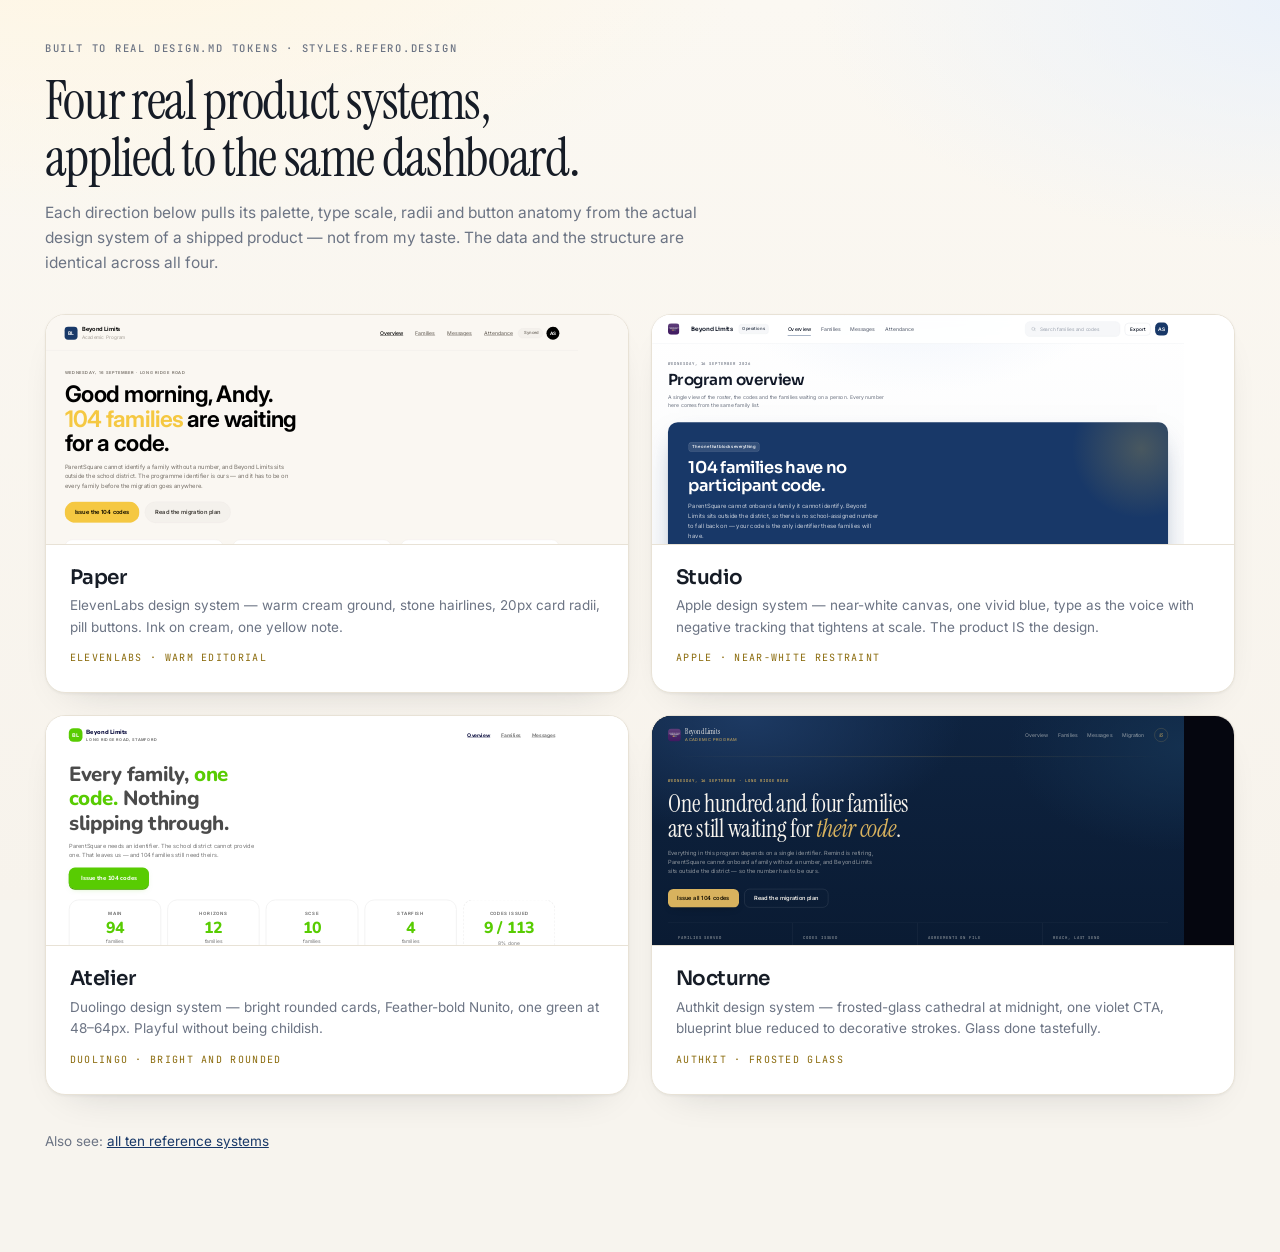
<file: index.html>
<!DOCTYPE html><html lang="en"><head><meta charset="utf-8"><meta name="viewport" content="width=device-width,initial-scale=1">
<title>Beyond Limits — four design systems</title><link rel="stylesheet" href="dl.css">
<style>
:root{--bg:#F7F4EE;--card:#fff;--soft:#F6F3EC;--line:#E8E2D6;--line-2:#D8D1C2;--tint:#F6F3EC;
 --ink:#161C26;--ink-2:#3E4757;--ink-3:#6C7484;--ink-4:#9AA1AE;--brand:#183868;--accent:#E8B84B;--accent-strong:#D9A32C;--accent-soft:#FDF4E1;--accent-line:#F0E0BC;--accent-ink:#2A2205;--accent-ink2:#8A6A0B}
.wrap{width:min(1300px,93vw);margin:0 auto;padding:40px 0 100px}
h1{font-family:'Instrument Serif',serif;font-weight:400;font-size:clamp(34px,4.4vw,54px);line-height:1.06;margin:16px 0 14px}
.grid{display:grid;grid-template-columns:1fr 1fr;gap:22px;margin-top:38px}
@media(max-width:940px){.grid{grid-template-columns:1fr}}
.tile{display:block;border-radius:20px;overflow:hidden;background:#fff;border:1px solid var(--line);
 box-shadow:0 1px 3px rgba(22,28,38,.06),0 16px 40px -26px rgba(22,28,38,.24);transition:.25s cubic-bezier(.2,.8,.25,1)}
.tile:hover{transform:translateY(-4px);box-shadow:0 2px 6px rgba(22,28,38,.08),0 28px 60px -28px rgba(22,28,38,.36)}
.shot{position:relative;height:230px;overflow:hidden;border-bottom:1px solid var(--line)}
.shot iframe{position:absolute;top:0;left:0;width:1400px;height:1000px;border:0;transform:scale(.38);transform-origin:0 0;pointer-events:none}
.tile .meta{padding:22px 24px 24px}
.tag{display:inline-block;margin-top:12px;font-family:'JetBrains Mono',monospace;font-size:10px;letter-spacing:.13em;text-transform:uppercase;color:var(--accent-ink2)}
</style></head><body>
<div class="ground g-paper"></div>
<div class="wrap">
  <div class="eyebrow">Built to real DESIGN.md tokens · styles.refero.design</div>
  <h1>Four real product systems,<br>applied to the same dashboard.</h1>
  <p style="font-size:15.5px;color:var(--ink-3);max-width:66ch;margin:0">Each direction below pulls its palette, type scale, radii and button anatomy from the actual design system of a shipped product — not from my taste. The data and the structure are identical across all four.</p>
  <div class="grid">
    <a class="tile" href="v1-paper.html">
      <div class="shot" style="background:#faf7f2"><iframe src="v1-paper.html" loading="lazy" scrolling="no"></iframe></div>
      <div class="meta"><h3 style="font-size:20px">Paper</h3>
        <p class="tsm muted" style="margin-top:6px">ElevenLabs design system — warm cream ground, stone hairlines, 20px card radii, pill buttons. Ink on cream, one yellow note.</p>
        <span class="tag">ElevenLabs · warm editorial</span></div></a>
    <a class="tile" href="v2-studio.html">
      <div class="shot" style="background:#fff"><iframe src="v2-studio.html" loading="lazy" scrolling="no"></iframe></div>
      <div class="meta"><h3 style="font-size:20px">Studio</h3>
        <p class="tsm muted" style="margin-top:6px">Apple design system — near-white canvas, one vivid blue, type as the voice with negative tracking that tightens at scale. The product IS the design.</p>
        <span class="tag">Apple · near-white restraint</span></div></a>
    <a class="tile" href="v3-atelier.html">
      <div class="shot" style="background:#fff"><iframe src="v3-atelier.html" loading="lazy" scrolling="no"></iframe></div>
      <div class="meta"><h3 style="font-size:20px">Atelier</h3>
        <p class="tsm muted" style="margin-top:6px">Duolingo design system — bright rounded cards, Feather-bold Nunito, one green at 48–64px. Playful without being childish.</p>
        <span class="tag">Duolingo · bright and rounded</span></div></a>
    <a class="tile" href="v4-nocturne.html">
      <div class="shot" style="background:#05060f"><iframe src="v4-nocturne.html" loading="lazy" scrolling="no"></iframe></div>
      <div class="meta"><h3 style="font-size:20px">Nocturne</h3>
        <p class="tsm muted" style="margin-top:6px">Authkit design system — frosted-glass cathedral at midnight, one violet CTA, blueprint blue reduced to decorative strokes. Glass done tastefully.</p>
        <span class="tag">Authkit · frosted glass</span></div></a>
  </div>
  <div class="row" style="margin-top:36px">
    <span class="tsm muted">Also see: <a href="systems.html" style="color:var(--brand);text-decoration:underline">all ten reference systems</a></span>
  </div>
</div>
</body></html>
</file>
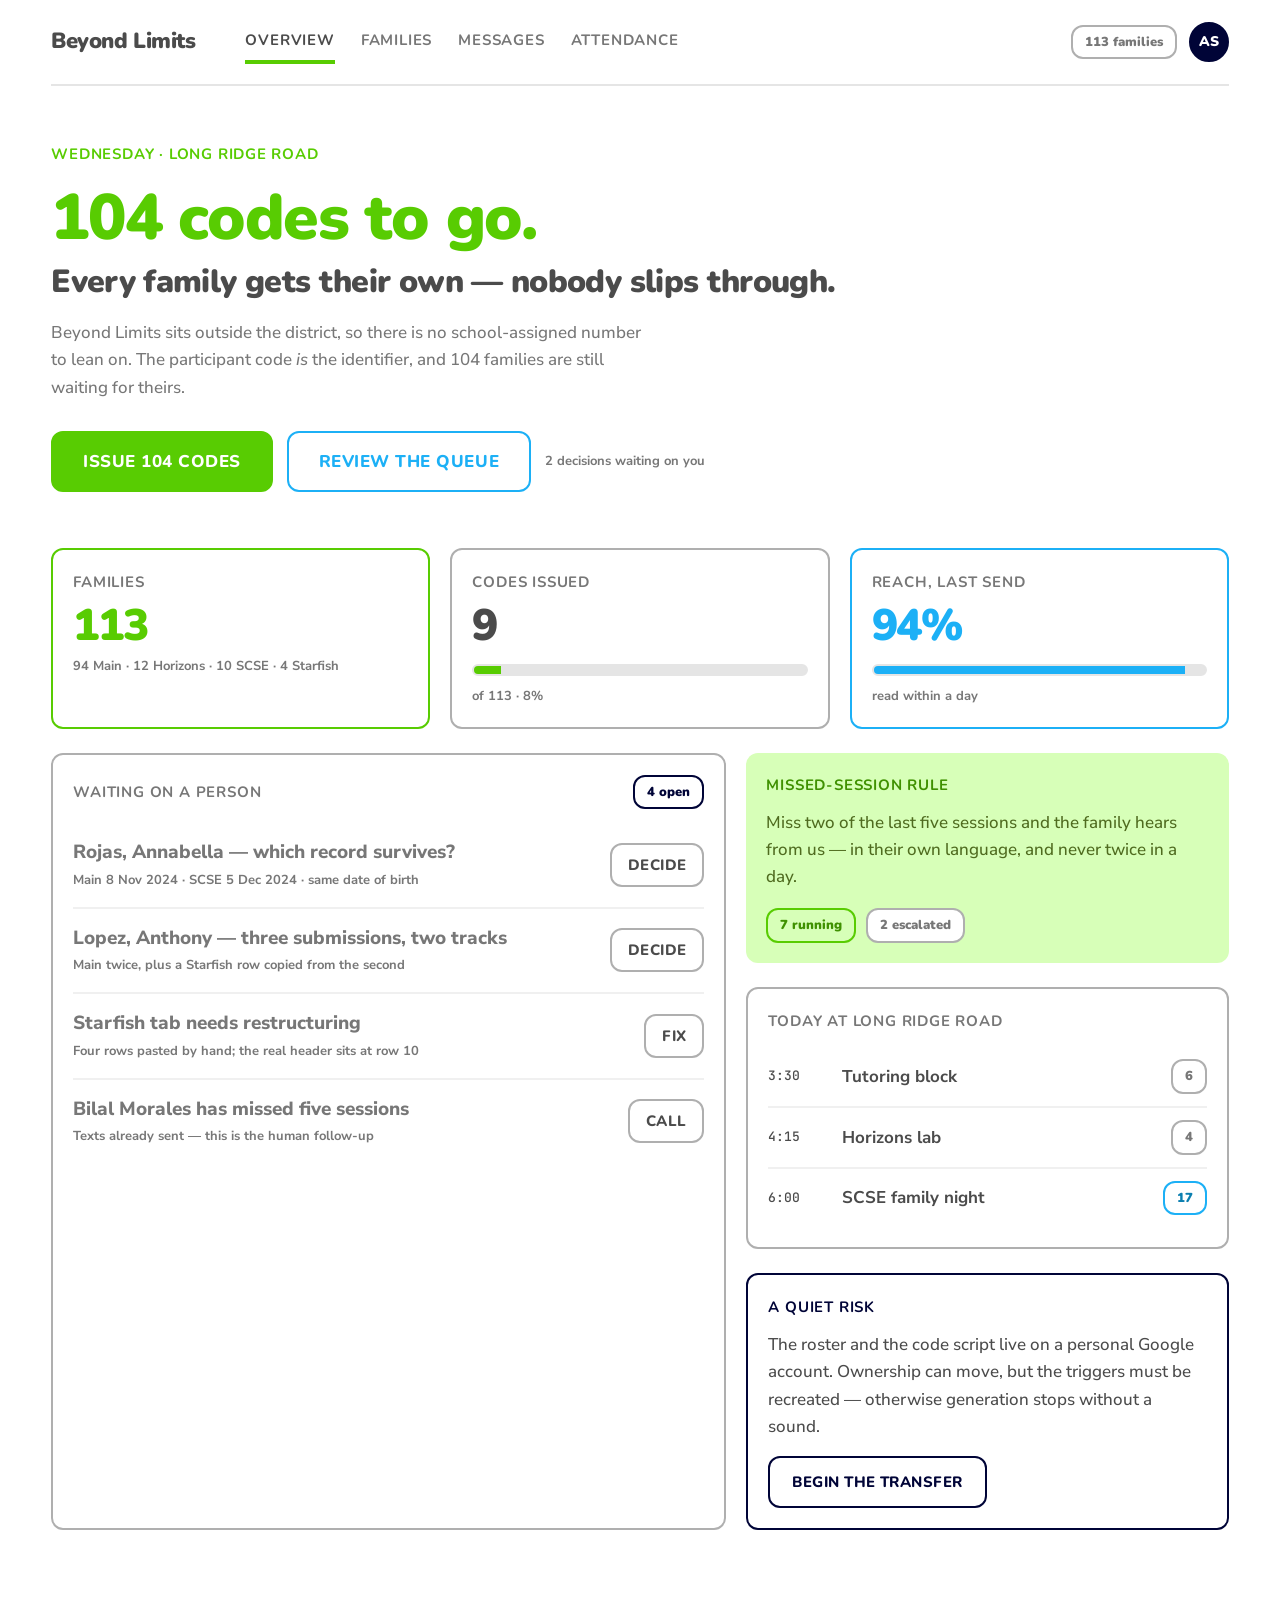
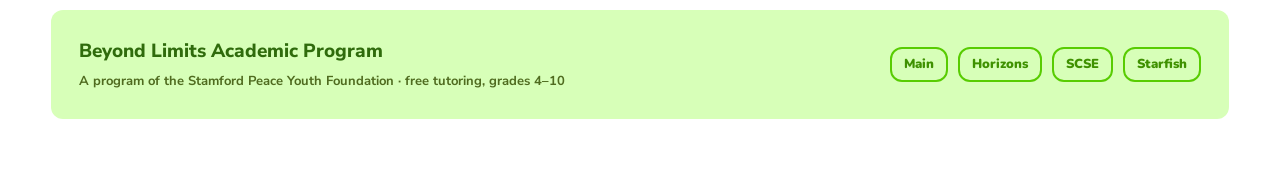
<file: dir-daylight.html>
<!DOCTYPE html><html lang="en"><head>
<meta charset="utf-8"><meta name="viewport" content="width=device-width,initial-scale=1">
<title>Beyond Limits — Daylight (built to the Duolingo system)</title>
<link rel="preconnect" href="https://fonts.googleapis.com"><link rel="preconnect" href="https://fonts.gstatic.com" crossorigin>
<link href="https://fonts.googleapis.com/css2?family=Nunito:wght@500;700;800;900&family=Nunito+Sans:wght@400;500;600;700;900&family=JetBrains+Mono:wght@500&display=swap" rel="stylesheet">
<style>
/* ===== Duolingo design system, applied verbatim =====
   canvas #ffffff · body #777777 17/500 · headings #4b4b4b or Eager Green #58cc02
   interactive links/outlined CTAs Spark Blue #1cb0f6 · wash Storybook Green #d7ffb8
   12px radius on EVERYTHING · 2px solid borders · NO gradients, NO shadows, NO glass
   base unit 4px · max width 1200px · section gap 80-120px · card padding 16-24px      */
:root{
  --green:#58cc02; --green-wash:#d7ffb8; --blue:#1cb0f6; --leaf:#a5ed6e; --night:#000437;
  --charcoal:#4b4b4b; --pencil:#777777; --faded:#afafaf; --paper:#ffffff;
  --r:12px; --u:4px;
}
*{box-sizing:border-box}
body{margin:0;background:var(--paper);color:var(--pencil);font-family:'Nunito Sans',system-ui,sans-serif;
  font-size:17px;font-weight:500;line-height:1.6;-webkit-font-smoothing:antialiased}
h1,h2,h3{font-family:'Nunito',system-ui,sans-serif;font-weight:900;letter-spacing:-.02em;line-height:1.2;margin:0;color:var(--charcoal)}
.display{font-size:clamp(40px,5.2vw,64px);line-height:1.2}
.h2{font-size:32px}.h3{font-size:19px;font-weight:800;line-height:1.4}
.navlabel{font-family:'Nunito',sans-serif;font-weight:700;font-size:15px;letter-spacing:.053em;text-transform:uppercase;color:var(--pencil)}
.caption{font-size:13px;font-weight:700}
.mono{font-family:'JetBrains Mono',monospace;font-size:13px;font-weight:500}
a{color:var(--blue);text-decoration:none;font-weight:700}
.wrap{width:min(1200px,92vw);margin:0 auto}
/* sticker surfaces: flat fills, thick borders, no shadow */
.card{background:var(--paper);border:2px solid var(--faded);border-radius:var(--r);padding:20px}
.card.green{border-color:var(--green)}
.card.blue{border-color:var(--blue)}
.card.night{border-color:var(--night)}
.wash{background:var(--green-wash);border-radius:var(--r);padding:20px}
/* buttons: 12px radius always, 2px border; outlined are first-class */
.btn{display:inline-flex;align-items:center;justify-content:center;gap:8px;font-family:'Nunito',sans-serif;font-weight:800;
  font-size:15px;letter-spacing:.03em;text-transform:uppercase;padding:14px 22px;border-radius:var(--r);
  border:2px solid var(--faded);background:var(--paper);color:var(--charcoal);cursor:pointer;transition:transform .12s,filter .18s}
.btn:hover{filter:brightness(.97)}.btn:active{transform:translateY(2px)}
.btn-primary{background:var(--green);border-color:var(--green);color:#fff}
.btn-blue{background:var(--paper);border-color:var(--blue);color:var(--blue)}
.btn-lg{font-size:17px;padding:17px 30px}
/* chunky sticker tags */
.tag{display:inline-flex;align-items:center;gap:6px;border-radius:var(--r);border:2px solid var(--faded);padding:5px 12px;
  font-size:13px;font-weight:900;font-family:'Nunito';color:var(--pencil);background:var(--paper)}
.tag-green{border-color:var(--green);color:#3f9101;background:var(--green-wash)}
.tag-blue{border-color:var(--blue);color:#0b7fb0}
.tag-night{border-color:var(--night);color:var(--night)}
/* chunky progress */
.bar{height:16px;border-radius:var(--r);background:#e5e5e5;border:2px solid #e5e5e5;overflow:hidden}
.bar > i{display:block;height:100%;background:var(--green);width:0;transition:width 1.2s cubic-bezier(.2,.85,.25,1)}
.bar.blue > i{background:var(--blue)}
.bar.thin{height:12px}
/* nav */
.nav{display:flex;align-items:center;gap:28px;padding:20px 0;border-bottom:2px solid #e5e5e5}
.navlink{padding:8px 0;border-bottom:4px solid transparent;border-radius:0}
.navlink:hover{border-color:var(--green-wash)}
.navlink.on{border-color:var(--green);color:var(--charcoal)}
.grid{display:grid;gap:20px}
.g2{grid-template-columns:1.4fr 1fr}
.g3{grid-template-columns:repeat(3,1fr)}
@media(max-width:1000px){.g2,.g3{grid-template-columns:1fr}}
.row{display:flex;align-items:center;gap:12px}.spacer{margin-left:auto}
.li{display:grid;grid-template-columns:1fr auto;gap:16px;align-items:center;padding:16px 0;border-bottom:2px solid #f0f0f0}
.li:last-child{border-bottom:0}
.numbig{font-family:'Nunito';font-weight:900;font-size:44px;line-height:1;color:var(--green);letter-spacing:-.03em}
.footer{background:var(--green-wash);border-radius:var(--r);padding:28px;margin-top:80px}
</style></head><body>
<div class="wrap">
  <nav class="nav">
    <span style="font-family:'Nunito';font-weight:900;font-size:22px;color:var(--charcoal);letter-spacing:-.02em">Beyond Limits</span>
    <div class="row" style="gap:26px;margin-left:22px">
      <a class="navlabel navlink on" href="#">Overview</a><a class="navlabel navlink" href="#">Families</a>
      <a class="navlabel navlink" href="#">Messages</a><a class="navlabel navlink" href="#">Attendance</a>
    </div>
    <div class="spacer row" style="gap:12px">
      <span class="tag">113 families</span>
      <div style="width:40px;height:40px;border-radius:9999px;background:var(--night);color:#fff;border:2px solid var(--night);display:grid;place-items:center;font-family:'Nunito';font-weight:900;font-size:14px">AS</div>
    </div>
  </nav>

  <header style="padding:56px 0 0;max-width:840px">
    <div class="navlabel" style="color:var(--green)">Wednesday · Long Ridge Road</div>
    <h1 class="display" style="margin:14px 0 0;color:var(--green)">104 codes to go.</h1>
    <h2 class="h2" style="margin:6px 0 0">Every family gets their own — nobody slips through.</h2>
    <p style="margin:18px 0 0;max-width:60ch">Beyond Limits sits outside the district, so there is no school-assigned number to lean on. The participant code <em>is</em> the identifier, and 104 families are still waiting for theirs.</p>
    <div class="row" style="gap:14px;margin-top:30px;flex-wrap:wrap">
      <button class="btn btn-primary btn-lg" id="go">Issue 104 codes</button>
      <button class="btn btn-blue btn-lg">Review the queue</button>
      <span class="caption" style="color:var(--pencil)">2 decisions waiting on you</span>
    </div>
  </header>

  <div class="grid g3" style="margin-top:56px">
    <div class="card green">
      <div class="navlabel">Families</div>
      <div class="numbig" style="margin-top:10px">113</div>
      <p class="caption" style="margin:8px 0 0">94 Main · 12 Horizons · 10 SCSE · 4 Starfish</p>
    </div>
    <div class="card">
      <div class="navlabel">Codes issued</div>
      <div class="numbig" style="color:var(--charcoal);margin-top:10px">9</div>
      <div class="bar thin" style="margin-top:16px"><i id="cov" data-w="8%"></i></div>
      <p class="caption" style="margin:10px 0 0">of 113 · 8%</p>
    </div>
    <div class="card blue">
      <div class="navlabel">Reach, last send</div>
      <div class="numbig" style="color:var(--blue);margin-top:10px">94%</div>
      <div class="bar thin blue" style="margin-top:16px"><i data-w="94%"></i></div>
      <p class="caption" style="margin:10px 0 0">read within a day</p>
    </div>
  </div>

  <div class="grid g2" style="margin-top:24px">
    <section class="card">
      <div class="row"><div class="navlabel">Waiting on a person</div><span class="tag tag-night spacer">4 open</span></div>
      <div style="margin-top:14px">
        <div class="li"><div><div class="h3">Rojas, Annabella — which record survives?</div><p class="caption" style="margin:4px 0 0">Main 8 Nov 2024 · SCSE 5 Dec 2024 · same date of birth</p></div><button class="btn" style="padding:10px 16px">Decide</button></div>
        <div class="li"><div><div class="h3">Lopez, Anthony — three submissions, two tracks</div><p class="caption" style="margin:4px 0 0">Main twice, plus a Starfish row copied from the second</p></div><button class="btn" style="padding:10px 16px">Decide</button></div>
        <div class="li"><div><div class="h3">Starfish tab needs restructuring</div><p class="caption" style="margin:4px 0 0">Four rows pasted by hand; the real header sits at row 10</p></div><button class="btn" style="padding:10px 16px">Fix</button></div>
        <div class="li"><div><div class="h3">Bilal Morales has missed five sessions</div><p class="caption" style="margin:4px 0 0">Texts already sent — this is the human follow-up</p></div><button class="btn" style="padding:10px 16px">Call</button></div>
      </div>
    </section>

    <div class="grid" style="gap:24px">
      <section class="wash">
        <div class="navlabel" style="color:#3f9101">Missed-session rule</div>
        <p style="margin:12px 0 0;color:#4f6b1f">Miss two of the last five sessions and the family hears from us — in their own language, and never twice in a day.</p>
        <div class="row" style="margin-top:18px;gap:10px;flex-wrap:wrap"><span class="tag tag-green">7 running</span><span class="tag">2 escalated</span></div>
      </section>
      <section class="card">
        <div class="navlabel">Today at Long Ridge Road</div>
        <div style="margin-top:14px">
          <div class="li" style="grid-template-columns:58px 1fr auto;padding:12px 0"><span class="mono" style="color:var(--charcoal)">3:30</span><span style="color:var(--charcoal);font-weight:700">Tutoring block</span><span class="tag">6</span></div>
          <div class="li" style="grid-template-columns:58px 1fr auto;padding:12px 0"><span class="mono" style="color:var(--charcoal)">4:15</span><span style="color:var(--charcoal);font-weight:700">Horizons lab</span><span class="tag">4</span></div>
          <div class="li" style="grid-template-columns:58px 1fr auto;padding:12px 0"><span class="mono" style="color:var(--charcoal)">6:00</span><span style="color:var(--charcoal);font-weight:700">SCSE family night</span><span class="tag tag-blue">17</span></div>
        </div>
      </section>
      <section class="card night">
        <div class="navlabel" style="color:var(--night)">A quiet risk</div>
        <p style="margin:12px 0 0;color:var(--charcoal)">The roster and the code script live on a personal Google account. Ownership can move, but the triggers must be recreated — otherwise generation stops without a sound.</p>
        <button class="btn" style="margin-top:16px;border-color:var(--night);color:var(--night)">Begin the transfer</button>
      </section>
    </div>
  </div>

  <div class="footer">
    <div class="row">
      <div><div class="h3" style="color:#2f6b0c">Beyond Limits Academic Program</div>
        <p class="caption" style="margin:6px 0 0;color:#4f6b1f">A program of the Stamford Peace Youth Foundation · free tutoring, grades 4–10</p></div>
      <div class="spacer row" style="gap:10px"><span class="tag tag-green">Main</span><span class="tag tag-green">Horizons</span><span class="tag tag-green">SCSE</span><span class="tag tag-green">Starfish</span></div>
    </div>
  </div>
  <div style="height:70px"></div>
</div>
<script>
setTimeout(()=>{document.querySelectorAll('.bar > i').forEach((el,i)=>{const w=el.dataset.w;setTimeout(()=>el.style.width=w,i*130);});},200);
document.getElementById('go').onclick=e=>{e.target.textContent='104 issued ✓';e.target.style.background='#3f9101';};
</script></body></html>
</file>
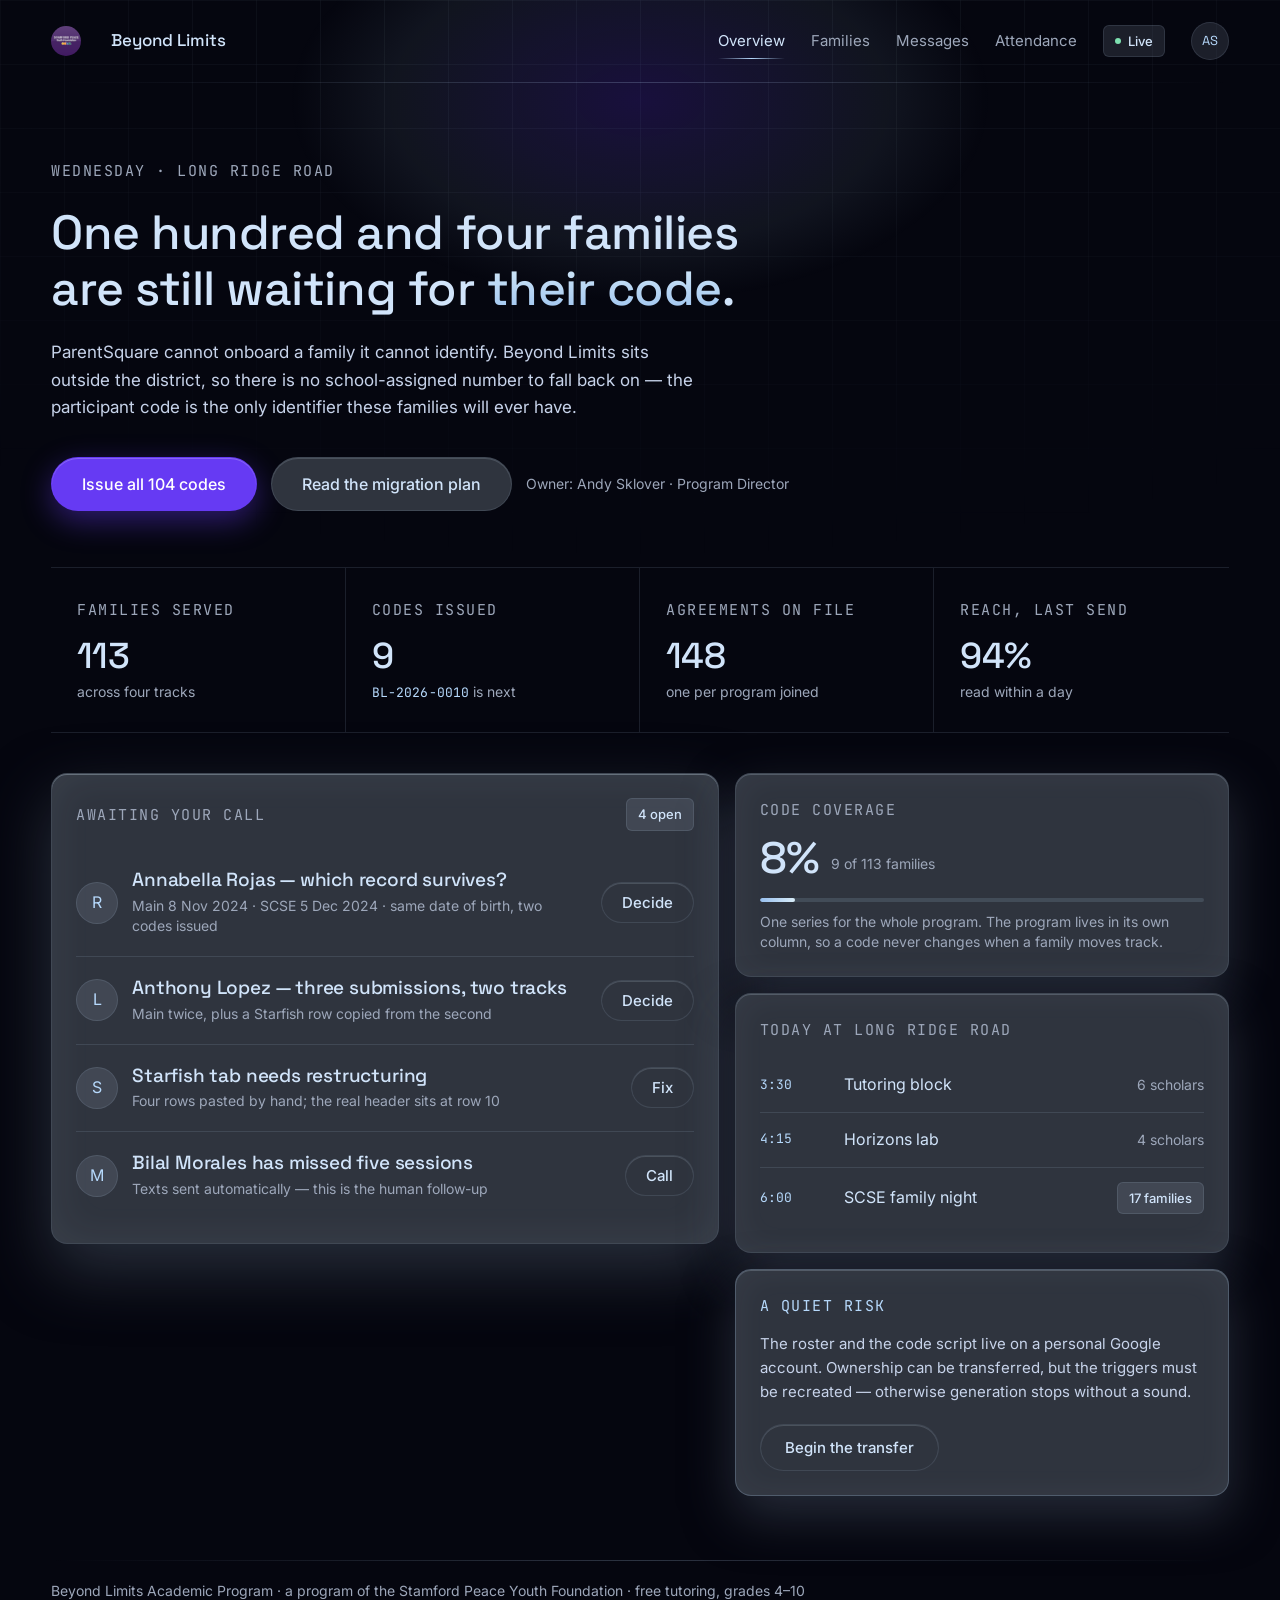
<file: dir-midnight.html>
<!DOCTYPE html><html lang="en"><head>
<meta charset="utf-8"><meta name="viewport" content="width=device-width,initial-scale=1">
<title>Beyond Limits — Midnight (built to the Authkit system)</title>
<link rel="preconnect" href="https://fonts.googleapis.com"><link rel="preconnect" href="https://fonts.gstatic.com" crossorigin>
<link href="https://fonts.googleapis.com/css2?family=Space+Grotesk:wght@400;500;600;700&family=Inter:wght@400;500;600&family=JetBrains+Mono:wght@400;500&display=swap" rel="stylesheet">
<style>
/* ===== Authkit design system, applied verbatim =====
   canvas #05060f · Steel Plate #2f343e surfaces · Glass Edge rgba(186,215,247,.12) hairlines
   Luminous Fill rgba(199,211,234,.12) badges · Frost Glow #d1e4fa primary text
   Moon Mist #c7d3ea body · Fog Veil #9da7ba muted · Blueprint Blue #b6d9fc decorative
   Void Violet #663af3 — the ONE chromatic accent, primary CTA only
   radius: 9999px circular · 999px interactive · 16px cards · 6px badges+inputs
   elevation: inset frost highlight + soft outer halo, NEVER a plain drop shadow
   type: Space Grotesk 500 44-48px (aeonikPro sub) · Inter (Untitled Sans sub) · mono eyebrows 15px ls .10em */
:root{
  --canvas:#05060f; --plate:#2f343e; --glass-edge:rgba(186,215,247,.12); --lum:rgba(199,211,234,.12);
  --frost:#d1e4fa; --mist:#c7d3ea; --veil:#9da7ba; --violet:#663af3; --blueprint:#b6d9fc; --grid:#3f4959;
}
*{box-sizing:border-box}
body{margin:0;background:var(--canvas);color:var(--mist);font-family:'Inter',system-ui,sans-serif;
  font-size:16px;line-height:1.6;-webkit-font-smoothing:antialiased;overflow-x:hidden}
/* the faint blueprint grid the system describes */
body::before{content:"";position:fixed;inset:0;z-index:0;pointer-events:none;opacity:.5;
  background-image:linear-gradient(rgba(63,73,89,.30) 1px,transparent 1px),linear-gradient(90deg,rgba(63,73,89,.30) 1px,transparent 1px);
  background-size:64px 64px;
  mask-image:radial-gradient(120% 80% at 50% 0%,#000 20%,transparent 78%);
  -webkit-mask-image:radial-gradient(120% 80% at 50% 0%,#000 20%,transparent 78%)}
/* ambient glow behind the hero wordmark */
.glow{position:fixed;left:50%;top:-160px;width:900px;height:520px;transform:translateX(-50%);z-index:0;pointer-events:none;
  background:radial-gradient(closest-side,rgba(102,58,243,.20),rgba(182,217,252,.07) 55%,transparent 78%)}
.wrap{width:min(1200px,92vw);margin:0 auto;position:relative;z-index:2}
h1,h2,h3{font-family:'Space Grotesk',system-ui,sans-serif;font-weight:500;margin:0;letter-spacing:-.01em;line-height:1.14;color:var(--frost)}
h1{font-size:clamp(38px,4.6vw,48px);line-height:1.17}
h2{font-size:28px}h3{font-size:19px;color:var(--frost)}
.skywash{background:linear-gradient(180deg,#d8ecf8 0%,#98c0ef 100%);-webkit-background-clip:text;background-clip:text;color:transparent}
.eyebrow{font-family:'JetBrains Mono',monospace;font-size:15px;font-weight:400;letter-spacing:.10em;text-transform:uppercase;color:var(--veil)}
.body{color:var(--mist)}.muted{color:var(--veil)}
.caption{font-size:14px;line-height:1.43}
/* glass plate: inset frost highlight + soft halo, no plain drop shadow */
.plate{position:relative;background:var(--plate);border:1px solid var(--glass-edge);border-radius:16px;padding:24px;
  box-shadow:inset 0 1px 0 rgba(216,236,248,.20), inset 0 0 34px rgba(216,236,248,.05), 0 20px 50px rgba(63,73,89,.55)}
.plate.deep{background:rgba(5,6,15,.72);backdrop-filter:blur(14px)}
.plate.lit{box-shadow:inset 0 1px 0 rgba(216,236,248,.30), inset 0 0 44px rgba(216,236,248,.07), 0 26px 64px rgba(63,73,89,.6)}
/* buttons: 999px interactive radius */
.btn{display:inline-flex;align-items:center;justify-content:center;gap:9px;font-family:'Inter';font-weight:500;font-size:15px;
  padding:13px 24px;border-radius:999px;border:1px solid var(--glass-edge);background:var(--plate);color:var(--frost);
  cursor:pointer;transition:.18s cubic-bezier(.2,.8,.25,1);box-shadow:inset 0 1px 0 rgba(216,236,248,.16)}
.btn:hover{border-color:rgba(186,215,247,.3);transform:translateY(-1px)}
.btn-violet{background:var(--violet);border-color:transparent;color:#fff;box-shadow:0 10px 30px rgba(102,58,243,.42), inset 0 1px 0 rgba(255,255,255,.22)}
.btn-violet:hover{filter:brightness(1.07);box-shadow:0 14px 38px rgba(102,58,243,.5)}
.btn-lg{padding:16px 30px;font-size:16px}
/* badges 6px, inputs 6px */
.badge{display:inline-flex;align-items:center;gap:7px;border-radius:6px;background:var(--lum);border:1px solid var(--glass-edge);
  padding:5px 11px;font-size:13px;font-weight:500;color:var(--frost)}
.icon{width:42px;height:42px;border-radius:9999px;display:grid;place-items:center;flex:none;
  background:var(--lum);border:1px solid var(--glass-edge);color:var(--blueprint)}
code,.code{font-family:'JetBrains Mono',monospace;font-size:13px;letter-spacing:.01em;color:var(--blueprint)}
/* nav */
.nav{display:flex;align-items:center;gap:30px;padding:22px 0}
.nav a{font-size:15px;color:var(--veil);text-decoration:none;transition:color .18s;font-weight:400}
.nav a:hover{color:var(--frost)}
.nav a.on{color:var(--frost);position:relative}
.nav a.on::after{content:"";position:absolute;left:0;right:0;bottom:-6px;height:1px;background:linear-gradient(90deg,transparent,var(--blueprint),transparent)}
.rule{height:1px;background:linear-gradient(90deg,transparent,rgba(186,215,247,.22),transparent);border:0;margin:0}
.grid{display:grid;gap:16px}
.g2{grid-template-columns:1.35fr 1fr}.g3{grid-template-columns:repeat(3,1fr)}
@media(max-width:1000px){.g2,.g3{grid-template-columns:1fr}.band{grid-template-columns:1fr 1fr!important}}
.row{display:flex;align-items:center;gap:16px}.spacer{margin-left:auto}
.band{display:grid;grid-template-columns:repeat(4,1fr);border-top:1px solid var(--glass-edge);border-bottom:1px solid var(--glass-edge);margin-top:56px}
.band > div{padding:30px 26px;border-right:1px solid var(--glass-edge)}
.band > div:last-child{border-right:0}
.num{font-family:'Space Grotesk';font-weight:500;font-size:36px;line-height:1;letter-spacing:-.02em;color:var(--frost)}
.li{display:grid;grid-template-columns:1fr auto;gap:20px;align-items:center;padding:20px 0;border-bottom:1px solid var(--glass-edge)}
.li:last-child{border-bottom:0}
.bar{height:4px;border-radius:999px;background:rgba(186,215,247,.14);overflow:hidden}
.bar > i{display:block;height:100%;border-radius:999px;background:linear-gradient(90deg,#98c0ef,#d8ecf8);width:0;transition:width 1.3s cubic-bezier(.2,.85,.25,1)}
</style></head><body>
<div class="glow"></div>
<div class="wrap">
  <nav class="nav">
    <img src="brand/favicon.png" alt="" style="height:30px;width:30px;border-radius:9999px" onerror="this.style.display='none'">
    <span style="font-family:'Space Grotesk';font-weight:500;font-size:17px;color:var(--frost)">Beyond&nbsp;Limits</span>
    <div class="row spacer" style="gap:26px">
      <a class="on" href="#">Overview</a><a href="#">Families</a><a href="#">Messages</a><a href="#">Attendance</a>
      <span class="badge"><span style="width:6px;height:6px;border-radius:50%;background:#7ee0b0;display:inline-block"></span>Live</span>
      <span class="icon" style="width:38px;height:38px;font-family:'Space Grotesk';font-size:13px">AS</span>
    </div>
  </nav>
  <hr class="rule">

  <section style="padding:76px 0 0;max-width:900px">
    <div class="eyebrow">Wednesday · Long Ridge Road</div>
    <h1 style="margin:22px 0 0">One hundred and four families<br>are still waiting for <span class="skywash">their code</span>.</h1>
    <p class="body" style="margin:22px 0 0;max-width:60ch;font-size:17px">ParentSquare cannot onboard a family it cannot identify. Beyond Limits sits outside the district, so there is no school-assigned number to fall back on — the participant code is the only identifier these families will ever have.</p>
    <div class="row" style="gap:14px;margin-top:36px;flex-wrap:wrap">
      <button class="btn btn-violet btn-lg" id="go">Issue all 104 codes</button>
      <button class="btn btn-lg">Read the migration plan</button>
      <span class="caption muted">Owner: Andy Sklover · Program Director</span>
    </div>
  </section>

  <div class="band">
    <div><div class="eyebrow">Families served</div><div class="num" style="margin-top:16px">113</div><div class="caption muted" style="margin-top:8px">across four tracks</div></div>
    <div><div class="eyebrow">Codes issued</div><div class="num" style="margin-top:16px">9</div><div class="caption muted" style="margin-top:8px"><span class="code">BL-2026-0010</span> is next</div></div>
    <div><div class="eyebrow">Agreements on file</div><div class="num" style="margin-top:16px">148</div><div class="caption muted" style="margin-top:8px">one per program joined</div></div>
    <div><div class="eyebrow">Reach, last send</div><div class="num" style="margin-top:16px">94%</div><div class="caption muted" style="margin-top:8px">read within a day</div></div>
  </div>

  <div class="grid g2" style="margin-top:40px;align-items:start">
    <section class="plate lit">
      <div class="row"><div class="eyebrow">Awaiting your call</div><span class="badge spacer">4 open</span></div>
      <div style="margin-top:18px">
        <div class="li"><div class="row" style="gap:14px"><span class="icon">R</span><div><h3>Annabella Rojas — which record survives?</h3><div class="caption muted" style="margin-top:5px">Main 8 Nov 2024 · SCSE 5 Dec 2024 · same date of birth, two codes issued</div></div></div><button class="btn" style="padding:10px 20px">Decide</button></div>
        <div class="li"><div class="row" style="gap:14px"><span class="icon">L</span><div><h3>Anthony Lopez — three submissions, two tracks</h3><div class="caption muted" style="margin-top:5px">Main twice, plus a Starfish row copied from the second</div></div></div><button class="btn" style="padding:10px 20px">Decide</button></div>
        <div class="li"><div class="row" style="gap:14px"><span class="icon">S</span><div><h3>Starfish tab needs restructuring</h3><div class="caption muted" style="margin-top:5px">Four rows pasted by hand; the real header sits at row 10</div></div></div><button class="btn" style="padding:10px 20px">Fix</button></div>
        <div class="li"><div class="row" style="gap:14px"><span class="icon">M</span><div><h3>Bilal Morales has missed five sessions</h3><div class="caption muted" style="margin-top:5px">Texts sent automatically — this is the human follow-up</div></div></div><button class="btn" style="padding:10px 20px">Call</button></div>
      </div>
    </section>

    <div class="grid" style="gap:16px">
      <section class="plate">
        <div class="eyebrow">Code coverage</div>
        <div class="row" style="align-items:flex-end;gap:12px;margin-top:14px"><div class="num" style="font-size:44px">8%</div><div class="caption muted" style="padding-bottom:6px">9 of 113 families</div></div>
        <div class="bar" style="margin-top:18px"><i data-w="8%"></i></div>
        <div class="caption muted" style="margin-top:10px">One series for the whole program. The program lives in its own column, so a code never changes when a family moves track.</div>
      </section>
      <section class="plate">
        <div class="eyebrow">Today at Long Ridge Road</div>
        <div style="margin-top:16px">
          <div class="li" style="grid-template-columns:64px 1fr auto;padding:14px 0"><span class="code">3:30</span><span style="color:var(--frost)">Tutoring block</span><span class="caption muted">6 scholars</span></div>
          <div class="li" style="grid-template-columns:64px 1fr auto;padding:14px 0"><span class="code">4:15</span><span style="color:var(--frost)">Horizons lab</span><span class="caption muted">4 scholars</span></div>
          <div class="li" style="grid-template-columns:64px 1fr auto;padding:14px 0"><span class="code">6:00</span><span style="color:var(--frost)">SCSE family night</span><span class="badge">17 families</span></div>
        </div>
      </section>
      <section class="plate" style="border-color:rgba(182,217,252,.24)">
        <div class="eyebrow" style="color:var(--blueprint)">A quiet risk</div>
        <p class="body" style="margin:14px 0 0;font-size:15px">The roster and the code script live on a personal Google account. Ownership can be transferred, but the triggers must be recreated — otherwise generation stops without a sound.</p>
        <button class="btn" style="margin-top:20px">Begin the transfer</button>
      </section>
    </div>
  </div>

  <div style="margin-top:64px"><hr class="rule">
    <div class="caption muted" style="margin-top:20px">Beyond Limits Academic Program · a program of the Stamford Peace Youth Foundation · free tutoring, grades 4–10</div>
  </div>
  <div style="height:80px"></div>
</div>
<script>
setTimeout(()=>{document.querySelectorAll('.bar > i').forEach((el,i)=>{const w=el.dataset.w;setTimeout(()=>el.style.width=w,i*140);});},220);
document.getElementById('go').onclick=e=>{e.target.textContent='104 issued ✓';e.target.style.background='#3f9101';};
</script></body></html>
</file>
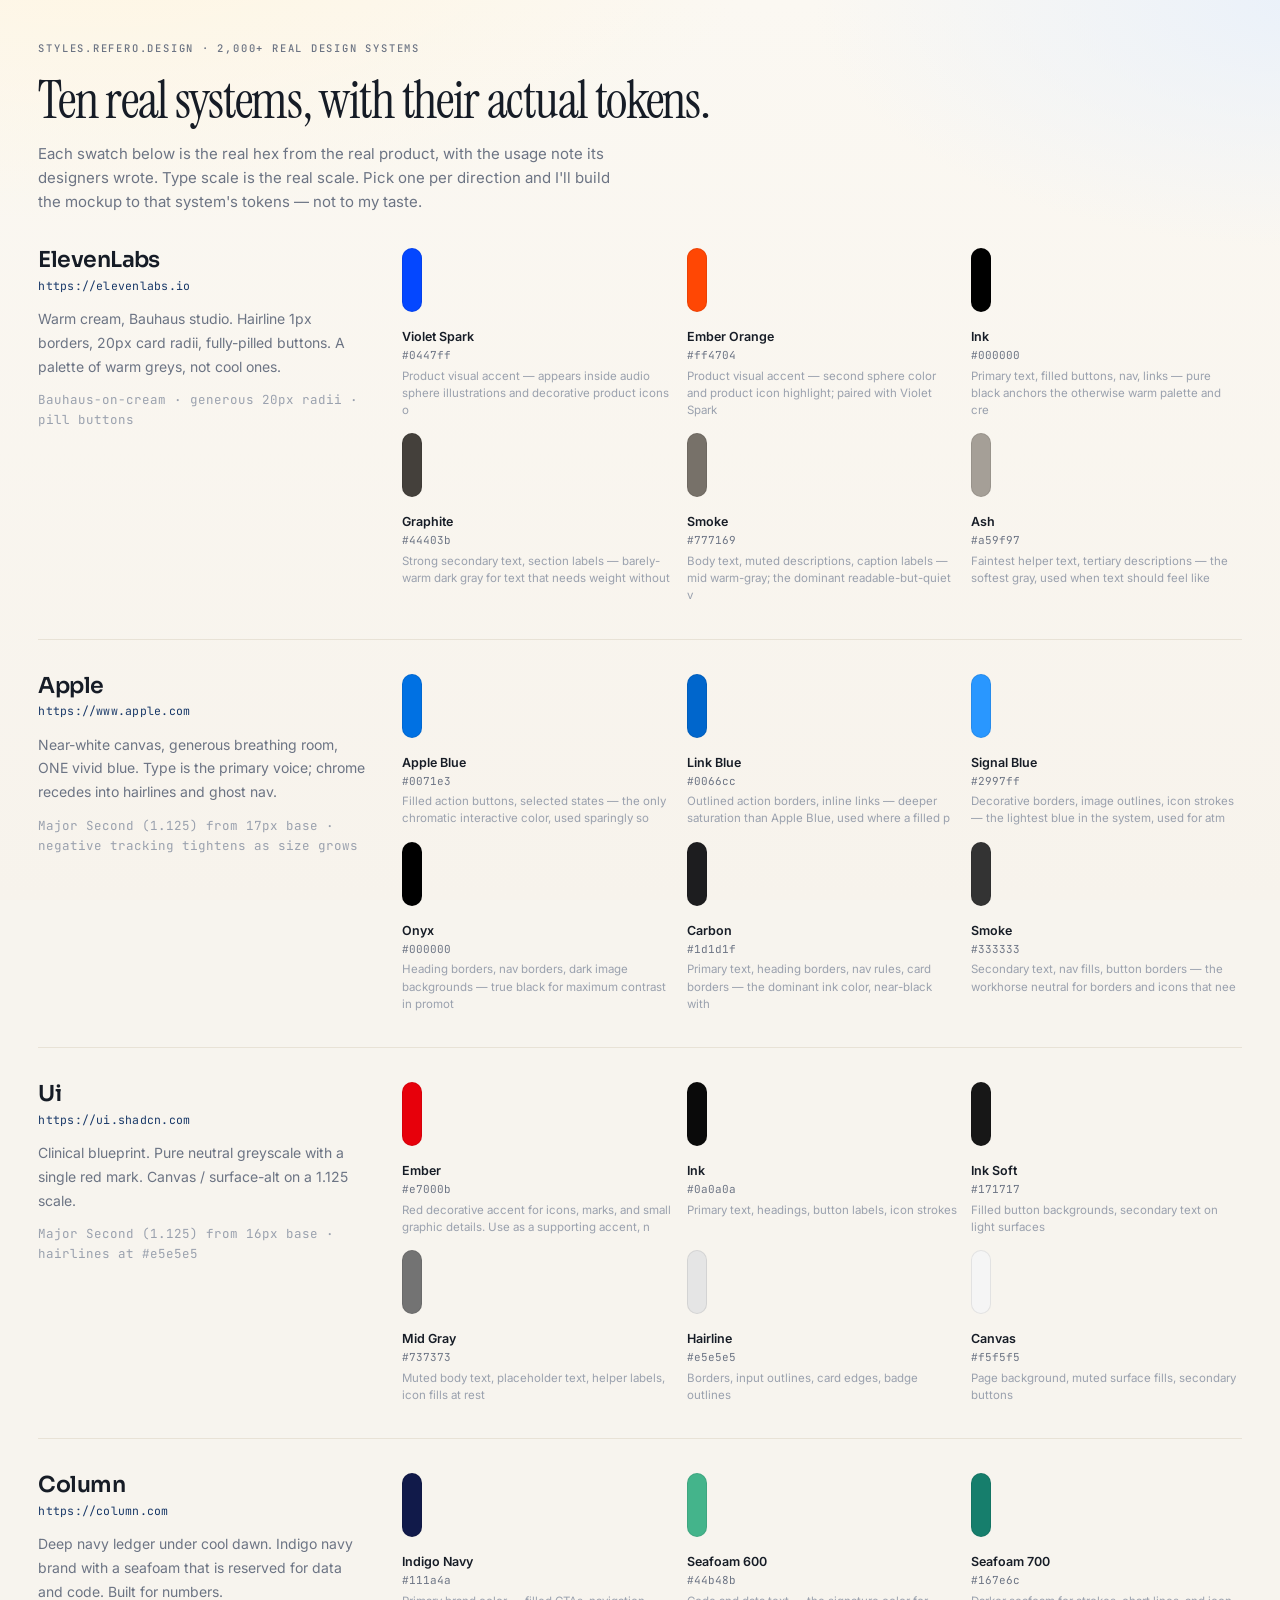
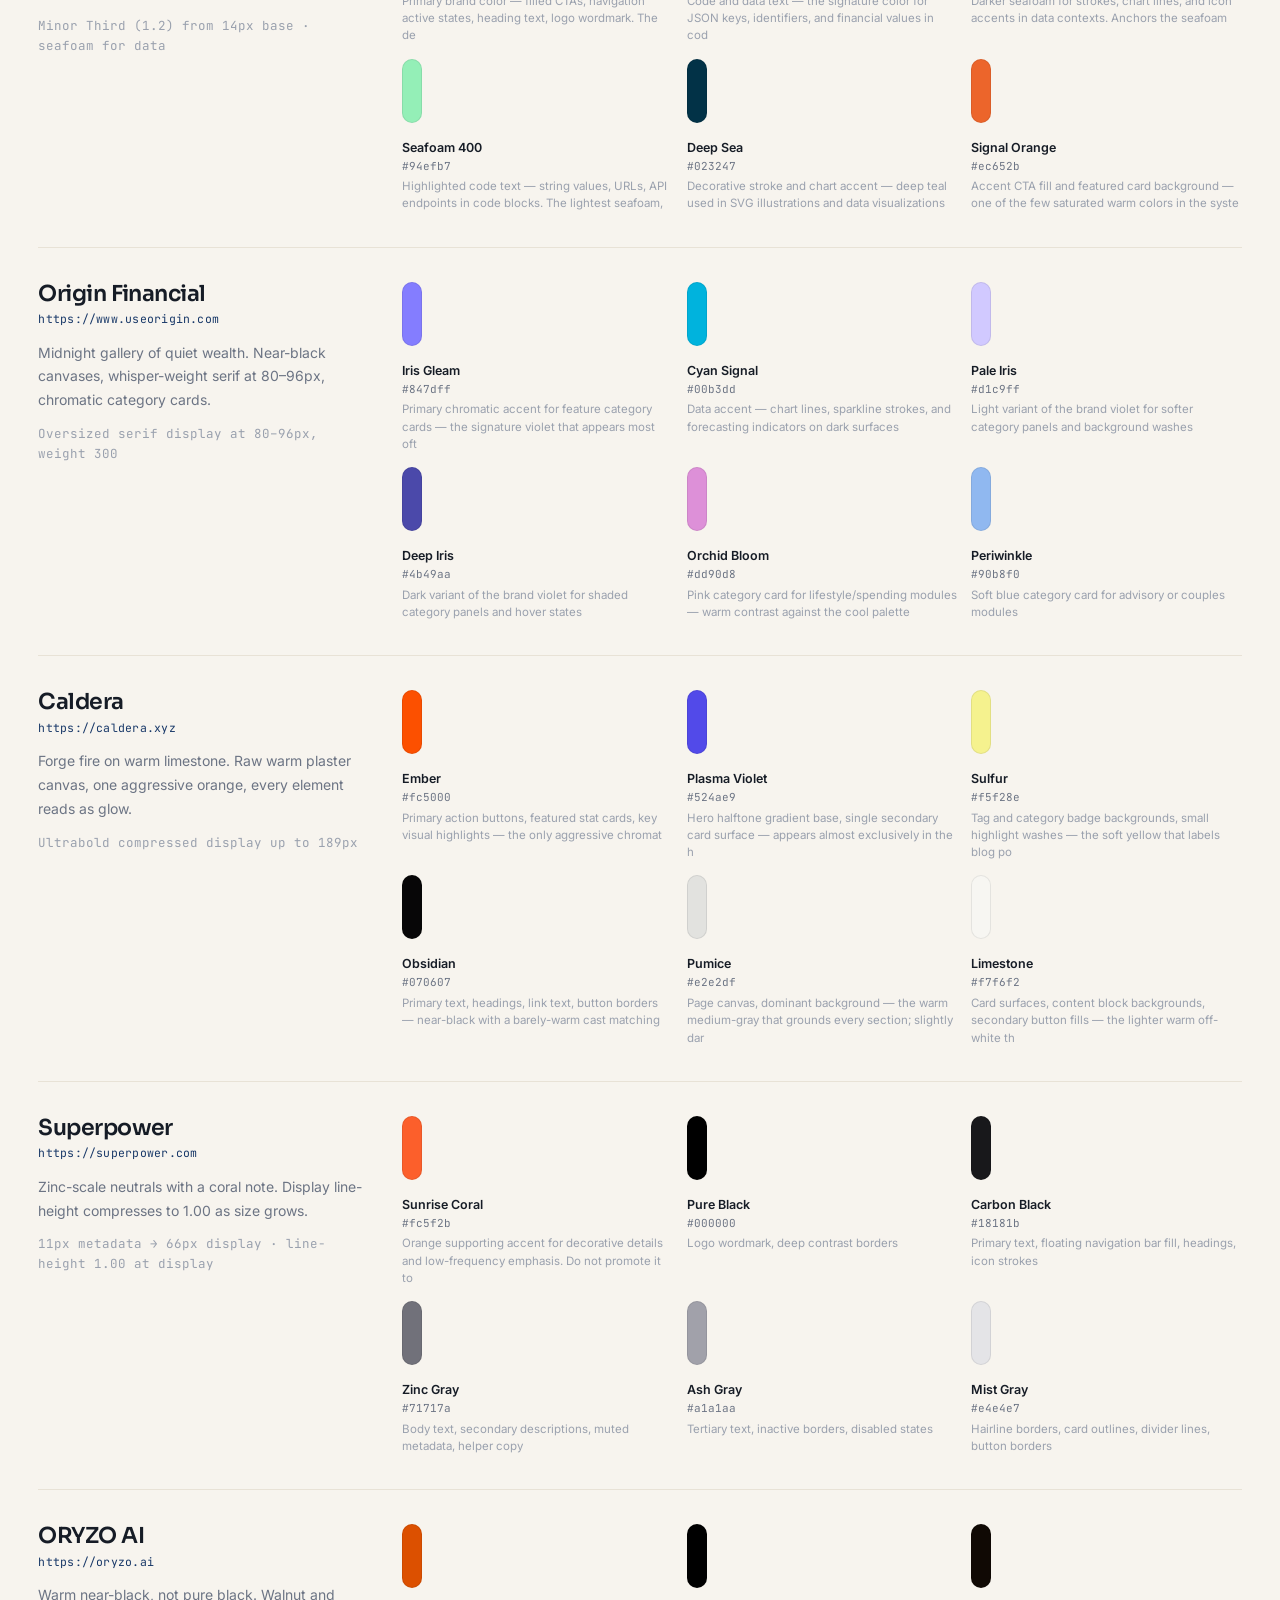
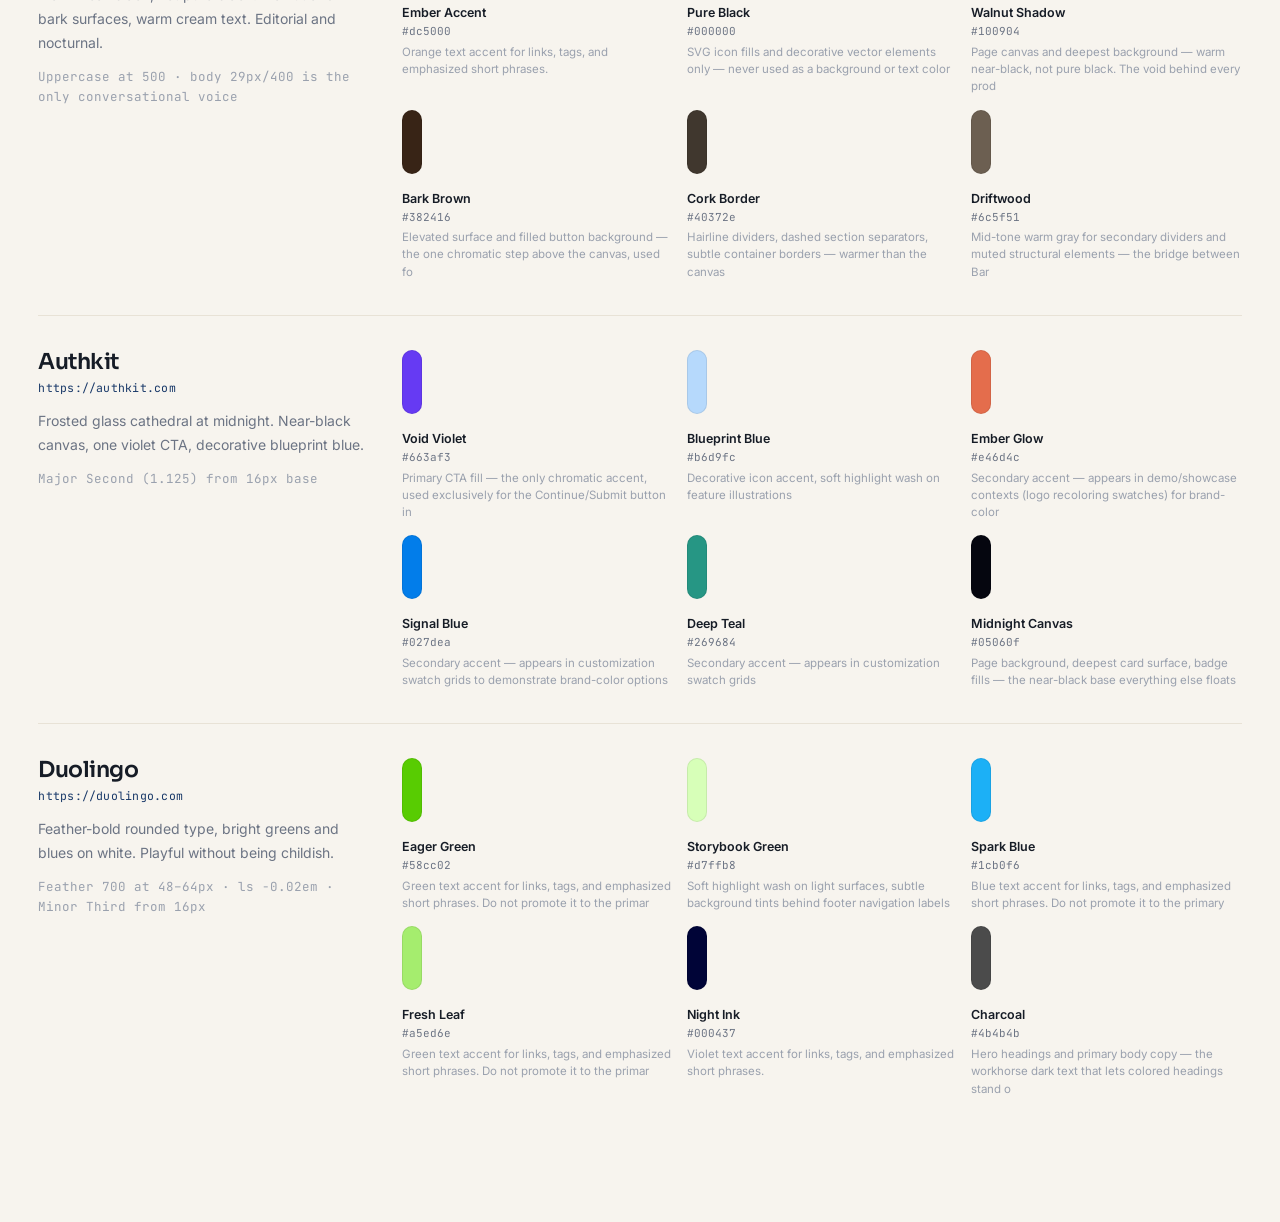
<file: systems.html>
<!DOCTYPE html><html lang="en"><head><meta charset="utf-8"><meta name="viewport" content="width=device-width,initial-scale=1">
<title>Real design systems — pick per direction</title><link rel="stylesheet" href="dl.css">
<style>
:root{--bg:#F7F4EE;--card:#fff;--soft:#F6F3EC;--line:#E8E2D6;--line-2:#D8D1C2;--tint:#F6F3EC;
 --ink:#161C26;--ink-2:#3E4757;--ink-3:#6C7484;--ink-4:#9AA1AE;--brand:#183868;--accent:#E8B84B;--accent-strong:#D9A32C;--accent-soft:#FDF4E1;--accent-line:#F0E0BC;--accent-ink:#2A2205;--accent-ink2:#8A6A0B}
.wrap{width:min(1280px,94vw);margin:0 auto;padding:40px 0 90px}
h1{font-family:'Instrument Serif',serif;font-weight:400;font-size:clamp(32px,4.2vw,52px);line-height:1.06;margin:16px 0 14px}
.sys{display:grid;grid-template-columns:330px 1fr;gap:34px;padding:34px 0;border-top:1px solid var(--line)}
.sys:first-of-type{border-top:0}
@media(max-width:900px){.sys{grid-template-columns:1fr;gap:20px}}
.sys h3{font-size:22px;margin-bottom:4px}
.site{font-family:'JetBrains Mono',monospace;font-size:11.5px;color:var(--brand);letter-spacing:.02em}
.sys p{font-size:14px;color:var(--ink-3);line-height:1.7;margin:12px 0 0}
.type{margin-top:12px;font-size:12.5px;color:var(--ink-4);font-family:'JetBrains Mono',monospace;line-height:1.6}
.pal{display:grid;grid-template-columns:repeat(3,1fr);gap:14px}
@media(max-width:620px){.pal{grid-template-columns:1fr 1fr}}
.sw .chip{height:64px;border-radius:12px;border:1px solid rgba(0,0,0,.08)}
.sw .nm{font-size:12.5px;font-weight:600;margin-top:8px}
.sw .hx{font-family:'JetBrains Mono',monospace;font-size:11px;color:var(--ink-3)}
.sw .us{font-size:11.5px;color:var(--ink-4);line-height:1.5;margin-top:3px}
</style></head><body>
<div class="ground g-paper"></div>
<div class="wrap">
  <div class="eyebrow">styles.refero.design · 2,000+ real design systems</div>
  <h1>Ten real systems, with their actual tokens.</h1>
  <p style="font-size:15px;color:var(--ink-3);max-width:66ch">Each swatch below is the real hex from the real product, with the usage note its designers wrote. Type scale is the real scale. Pick one per direction and I'll build the mockup to that system's tokens — not to my taste.</p>
  <section class="sys">
      <div class="meta"><h3>ElevenLabs</h3><div class="site">https://elevenlabs.io</div>
        <p>Warm cream, Bauhaus studio. Hairline 1px borders, 20px card radii, fully-pilled buttons. A palette of warm greys, not cool ones.</p><div class="type">Bauhaus-on-cream · generous 20px radii · pill buttons</div></div>
      <div class="pal"><div class="sw"><div class="chip" style="background:#0447ff"></div><div class="nm">Violet Spark</div><div class="hx">#0447ff</div><div class="us">Product visual accent — appears inside audio sphere illustrations and decorative product icons o</div></div><div class="sw"><div class="chip" style="background:#ff4704"></div><div class="nm">Ember Orange</div><div class="hx">#ff4704</div><div class="us">Product visual accent — second sphere color and product icon highlight; paired with Violet Spark</div></div><div class="sw"><div class="chip" style="background:#000000"></div><div class="nm">Ink</div><div class="hx">#000000</div><div class="us">Primary text, filled buttons, nav, links — pure black anchors the otherwise warm palette and cre</div></div><div class="sw"><div class="chip" style="background:#44403b"></div><div class="nm">Graphite</div><div class="hx">#44403b</div><div class="us">Strong secondary text, section labels — barely-warm dark gray for text that needs weight without</div></div><div class="sw"><div class="chip" style="background:#777169"></div><div class="nm">Smoke</div><div class="hx">#777169</div><div class="us">Body text, muted descriptions, caption labels — mid warm-gray; the dominant readable-but-quiet v</div></div><div class="sw"><div class="chip" style="background:#a59f97"></div><div class="nm">Ash</div><div class="hx">#a59f97</div><div class="us">Faintest helper text, tertiary descriptions — the softest gray, used when text should feel like </div></div></div></section><section class="sys">
      <div class="meta"><h3>Apple</h3><div class="site">https://www.apple.com</div>
        <p>Near-white canvas, generous breathing room, ONE vivid blue. Type is the primary voice; chrome recedes into hairlines and ghost nav.</p><div class="type">Major Second (1.125) from 17px base · negative tracking tightens as size grows</div></div>
      <div class="pal"><div class="sw"><div class="chip" style="background:#0071e3"></div><div class="nm">Apple Blue</div><div class="hx">#0071e3</div><div class="us">Filled action buttons, selected states — the only chromatic interactive color, used sparingly so</div></div><div class="sw"><div class="chip" style="background:#0066cc"></div><div class="nm">Link Blue</div><div class="hx">#0066cc</div><div class="us">Outlined action borders, inline links — deeper saturation than Apple Blue, used where a filled p</div></div><div class="sw"><div class="chip" style="background:#2997ff"></div><div class="nm">Signal Blue</div><div class="hx">#2997ff</div><div class="us">Decorative borders, image outlines, icon strokes — the lightest blue in the system, used for atm</div></div><div class="sw"><div class="chip" style="background:#000000"></div><div class="nm">Onyx</div><div class="hx">#000000</div><div class="us">Heading borders, nav borders, dark image backgrounds — true black for maximum contrast in promot</div></div><div class="sw"><div class="chip" style="background:#1d1d1f"></div><div class="nm">Carbon</div><div class="hx">#1d1d1f</div><div class="us">Primary text, heading borders, nav rules, card borders — the dominant ink color, near-black with</div></div><div class="sw"><div class="chip" style="background:#333333"></div><div class="nm">Smoke</div><div class="hx">#333333</div><div class="us">Secondary text, nav fills, button borders — the workhorse neutral for borders and icons that nee</div></div></div></section><section class="sys">
      <div class="meta"><h3>Ui</h3><div class="site">https://ui.shadcn.com</div>
        <p>Clinical blueprint. Pure neutral greyscale with a single red mark. Canvas / surface-alt on a 1.125 scale.</p><div class="type">Major Second (1.125) from 16px base · hairlines at #e5e5e5</div></div>
      <div class="pal"><div class="sw"><div class="chip" style="background:#e7000b"></div><div class="nm">Ember</div><div class="hx">#e7000b</div><div class="us">Red decorative accent for icons, marks, and small graphic details. Use as a supporting accent, n</div></div><div class="sw"><div class="chip" style="background:#0a0a0a"></div><div class="nm">Ink</div><div class="hx">#0a0a0a</div><div class="us">Primary text, headings, button labels, icon strokes</div></div><div class="sw"><div class="chip" style="background:#171717"></div><div class="nm">Ink Soft</div><div class="hx">#171717</div><div class="us">Filled button backgrounds, secondary text on light surfaces</div></div><div class="sw"><div class="chip" style="background:#737373"></div><div class="nm">Mid Gray</div><div class="hx">#737373</div><div class="us">Muted body text, placeholder text, helper labels, icon fills at rest</div></div><div class="sw"><div class="chip" style="background:#e5e5e5"></div><div class="nm">Hairline</div><div class="hx">#e5e5e5</div><div class="us">Borders, input outlines, card edges, badge outlines</div></div><div class="sw"><div class="chip" style="background:#f5f5f5"></div><div class="nm">Canvas</div><div class="hx">#f5f5f5</div><div class="us">Page background, muted surface fills, secondary buttons</div></div></div></section><section class="sys">
      <div class="meta"><h3>Column</h3><div class="site">https://column.com</div>
        <p>Deep navy ledger under cool dawn. Indigo navy brand with a seafoam that is reserved for data and code. Built for numbers.</p><div class="type">Minor Third (1.2) from 14px base · seafoam for data</div></div>
      <div class="pal"><div class="sw"><div class="chip" style="background:#111a4a"></div><div class="nm">Indigo Navy</div><div class="hx">#111a4a</div><div class="us">Primary brand color — filled CTAs, navigation active states, heading text, logo wordmark. The de</div></div><div class="sw"><div class="chip" style="background:#44b48b"></div><div class="nm">Seafoam 600</div><div class="hx">#44b48b</div><div class="us">Code and data text — the signature color for JSON keys, identifiers, and financial values in cod</div></div><div class="sw"><div class="chip" style="background:#167e6c"></div><div class="nm">Seafoam 700</div><div class="hx">#167e6c</div><div class="us">Darker seafoam for strokes, chart lines, and icon accents in data contexts. Anchors the seafoam </div></div><div class="sw"><div class="chip" style="background:#94efb7"></div><div class="nm">Seafoam 400</div><div class="hx">#94efb7</div><div class="us">Highlighted code text — string values, URLs, API endpoints in code blocks. The lightest seafoam,</div></div><div class="sw"><div class="chip" style="background:#023247"></div><div class="nm">Deep Sea</div><div class="hx">#023247</div><div class="us">Decorative stroke and chart accent — deep teal used in SVG illustrations and data visualizations</div></div><div class="sw"><div class="chip" style="background:#ec652b"></div><div class="nm">Signal Orange</div><div class="hx">#ec652b</div><div class="us">Accent CTA fill and featured card background — one of the few saturated warm colors in the syste</div></div></div></section><section class="sys">
      <div class="meta"><h3>Origin Financial</h3><div class="site">https://www.useorigin.com</div>
        <p>Midnight gallery of quiet wealth. Near-black canvases, whisper-weight serif at 80–96px, chromatic category cards.</p><div class="type">Oversized serif display at 80–96px, weight 300</div></div>
      <div class="pal"><div class="sw"><div class="chip" style="background:#847dff"></div><div class="nm">Iris Gleam</div><div class="hx">#847dff</div><div class="us">Primary chromatic accent for feature category cards — the signature violet that appears most oft</div></div><div class="sw"><div class="chip" style="background:#00b3dd"></div><div class="nm">Cyan Signal</div><div class="hx">#00b3dd</div><div class="us">Data accent — chart lines, sparkline strokes, and forecasting indicators on dark surfaces</div></div><div class="sw"><div class="chip" style="background:#d1c9ff"></div><div class="nm">Pale Iris</div><div class="hx">#d1c9ff</div><div class="us">Light variant of the brand violet for softer category panels and background washes</div></div><div class="sw"><div class="chip" style="background:#4b49aa"></div><div class="nm">Deep Iris</div><div class="hx">#4b49aa</div><div class="us">Dark variant of the brand violet for shaded category panels and hover states</div></div><div class="sw"><div class="chip" style="background:#dd90d8"></div><div class="nm">Orchid Bloom</div><div class="hx">#dd90d8</div><div class="us">Pink category card for lifestyle/spending modules — warm contrast against the cool palette</div></div><div class="sw"><div class="chip" style="background:#90b8f0"></div><div class="nm">Periwinkle</div><div class="hx">#90b8f0</div><div class="us">Soft blue category card for advisory or couples modules</div></div></div></section><section class="sys">
      <div class="meta"><h3>Caldera</h3><div class="site">https://caldera.xyz</div>
        <p>Forge fire on warm limestone. Raw warm plaster canvas, one aggressive orange, every element reads as glow.</p><div class="type">Ultrabold compressed display up to 189px</div></div>
      <div class="pal"><div class="sw"><div class="chip" style="background:#fc5000"></div><div class="nm">Ember</div><div class="hx">#fc5000</div><div class="us">Primary action buttons, featured stat cards, key visual highlights — the only aggressive chromat</div></div><div class="sw"><div class="chip" style="background:#524ae9"></div><div class="nm">Plasma Violet</div><div class="hx">#524ae9</div><div class="us">Hero halftone gradient base, single secondary card surface — appears almost exclusively in the h</div></div><div class="sw"><div class="chip" style="background:#f5f28e"></div><div class="nm">Sulfur</div><div class="hx">#f5f28e</div><div class="us">Tag and category badge backgrounds, small highlight washes — the soft yellow that labels blog po</div></div><div class="sw"><div class="chip" style="background:#070607"></div><div class="nm">Obsidian</div><div class="hx">#070607</div><div class="us">Primary text, headings, link text, button borders — near-black with a barely-warm cast matching </div></div><div class="sw"><div class="chip" style="background:#e2e2df"></div><div class="nm">Pumice</div><div class="hx">#e2e2df</div><div class="us">Page canvas, dominant background — the warm medium-gray that grounds every section; slightly dar</div></div><div class="sw"><div class="chip" style="background:#f7f6f2"></div><div class="nm">Limestone</div><div class="hx">#f7f6f2</div><div class="us">Card surfaces, content block backgrounds, secondary button fills — the lighter warm off-white th</div></div></div></section><section class="sys">
      <div class="meta"><h3>Superpower</h3><div class="site">https://superpower.com</div>
        <p>Zinc-scale neutrals with a coral note. Display line-height compresses to 1.00 as size grows.</p><div class="type">11px metadata → 66px display · line-height 1.00 at display</div></div>
      <div class="pal"><div class="sw"><div class="chip" style="background:#fc5f2b"></div><div class="nm">Sunrise Coral</div><div class="hx">#fc5f2b</div><div class="us">Orange supporting accent for decorative details and low-frequency emphasis. Do not promote it to</div></div><div class="sw"><div class="chip" style="background:#000000"></div><div class="nm">Pure Black</div><div class="hx">#000000</div><div class="us">Logo wordmark, deep contrast borders</div></div><div class="sw"><div class="chip" style="background:#18181b"></div><div class="nm">Carbon Black</div><div class="hx">#18181b</div><div class="us">Primary text, floating navigation bar fill, headings, icon strokes</div></div><div class="sw"><div class="chip" style="background:#71717a"></div><div class="nm">Zinc Gray</div><div class="hx">#71717a</div><div class="us">Body text, secondary descriptions, muted metadata, helper copy</div></div><div class="sw"><div class="chip" style="background:#a1a1aa"></div><div class="nm">Ash Gray</div><div class="hx">#a1a1aa</div><div class="us">Tertiary text, inactive borders, disabled states</div></div><div class="sw"><div class="chip" style="background:#e4e4e7"></div><div class="nm">Mist Gray</div><div class="hx">#e4e4e7</div><div class="us">Hairline borders, card outlines, divider lines, button borders</div></div></div></section><section class="sys">
      <div class="meta"><h3>ORYZO AI</h3><div class="site">https://oryzo.ai</div>
        <p>Warm near-black, not pure black. Walnut and bark surfaces, warm cream text. Editorial and nocturnal.</p><div class="type">Uppercase at 500 · body 29px/400 is the only conversational voice</div></div>
      <div class="pal"><div class="sw"><div class="chip" style="background:#dc5000"></div><div class="nm">Ember Accent</div><div class="hx">#dc5000</div><div class="us">Orange text accent for links, tags, and emphasized short phrases.</div></div><div class="sw"><div class="chip" style="background:#000000"></div><div class="nm">Pure Black</div><div class="hx">#000000</div><div class="us">SVG icon fills and decorative vector elements only — never used as a background or text color</div></div><div class="sw"><div class="chip" style="background:#100904"></div><div class="nm">Walnut Shadow</div><div class="hx">#100904</div><div class="us">Page canvas and deepest background — warm near-black, not pure black. The void behind every prod</div></div><div class="sw"><div class="chip" style="background:#382416"></div><div class="nm">Bark Brown</div><div class="hx">#382416</div><div class="us">Elevated surface and filled button background — the one chromatic step above the canvas, used fo</div></div><div class="sw"><div class="chip" style="background:#40372e"></div><div class="nm">Cork Border</div><div class="hx">#40372e</div><div class="us">Hairline dividers, dashed section separators, subtle container borders — warmer than the canvas </div></div><div class="sw"><div class="chip" style="background:#6c5f51"></div><div class="nm">Driftwood</div><div class="hx">#6c5f51</div><div class="us">Mid-tone warm gray for secondary dividers and muted structural elements — the bridge between Bar</div></div></div></section><section class="sys">
      <div class="meta"><h3>Authkit</h3><div class="site">https://authkit.com</div>
        <p>Frosted glass cathedral at midnight. Near-black canvas, one violet CTA, decorative blueprint blue.</p><div class="type">Major Second (1.125) from 16px base</div></div>
      <div class="pal"><div class="sw"><div class="chip" style="background:#663af3"></div><div class="nm">Void Violet</div><div class="hx">#663af3</div><div class="us">Primary CTA fill — the only chromatic accent, used exclusively for the Continue/Submit button in</div></div><div class="sw"><div class="chip" style="background:#b6d9fc"></div><div class="nm">Blueprint Blue</div><div class="hx">#b6d9fc</div><div class="us">Decorative icon accent, soft highlight wash on feature illustrations</div></div><div class="sw"><div class="chip" style="background:#e46d4c"></div><div class="nm">Ember Glow</div><div class="hx">#e46d4c</div><div class="us">Secondary accent — appears in demo/showcase contexts (logo recoloring swatches) for brand-color </div></div><div class="sw"><div class="chip" style="background:#027dea"></div><div class="nm">Signal Blue</div><div class="hx">#027dea</div><div class="us">Secondary accent — appears in customization swatch grids to demonstrate brand-color options</div></div><div class="sw"><div class="chip" style="background:#269684"></div><div class="nm">Deep Teal</div><div class="hx">#269684</div><div class="us">Secondary accent — appears in customization swatch grids</div></div><div class="sw"><div class="chip" style="background:#05060f"></div><div class="nm">Midnight Canvas</div><div class="hx">#05060f</div><div class="us">Page background, deepest card surface, badge fills — the near-black base everything else floats </div></div></div></section><section class="sys">
      <div class="meta"><h3>Duolingo</h3><div class="site">https://duolingo.com</div>
        <p>Feather-bold rounded type, bright greens and blues on white. Playful without being childish.</p><div class="type">Feather 700 at 48–64px · ls -0.02em · Minor Third from 16px</div></div>
      <div class="pal"><div class="sw"><div class="chip" style="background:#58cc02"></div><div class="nm">Eager Green</div><div class="hx">#58cc02</div><div class="us">Green text accent for links, tags, and emphasized short phrases. Do not promote it to the primar</div></div><div class="sw"><div class="chip" style="background:#d7ffb8"></div><div class="nm">Storybook Green</div><div class="hx">#d7ffb8</div><div class="us">Soft highlight wash on light surfaces, subtle background tints behind footer navigation labels</div></div><div class="sw"><div class="chip" style="background:#1cb0f6"></div><div class="nm">Spark Blue</div><div class="hx">#1cb0f6</div><div class="us">Blue text accent for links, tags, and emphasized short phrases. Do not promote it to the primary</div></div><div class="sw"><div class="chip" style="background:#a5ed6e"></div><div class="nm">Fresh Leaf</div><div class="hx">#a5ed6e</div><div class="us">Green text accent for links, tags, and emphasized short phrases. Do not promote it to the primar</div></div><div class="sw"><div class="chip" style="background:#000437"></div><div class="nm">Night Ink</div><div class="hx">#000437</div><div class="us">Violet text accent for links, tags, and emphasized short phrases.</div></div><div class="sw"><div class="chip" style="background:#4b4b4b"></div><div class="nm">Charcoal</div><div class="hx">#4b4b4b</div><div class="us">Hero headings and primary body copy — the workhorse dark text that lets colored headings stand o</div></div></div></section>
</div></body></html>
</file>
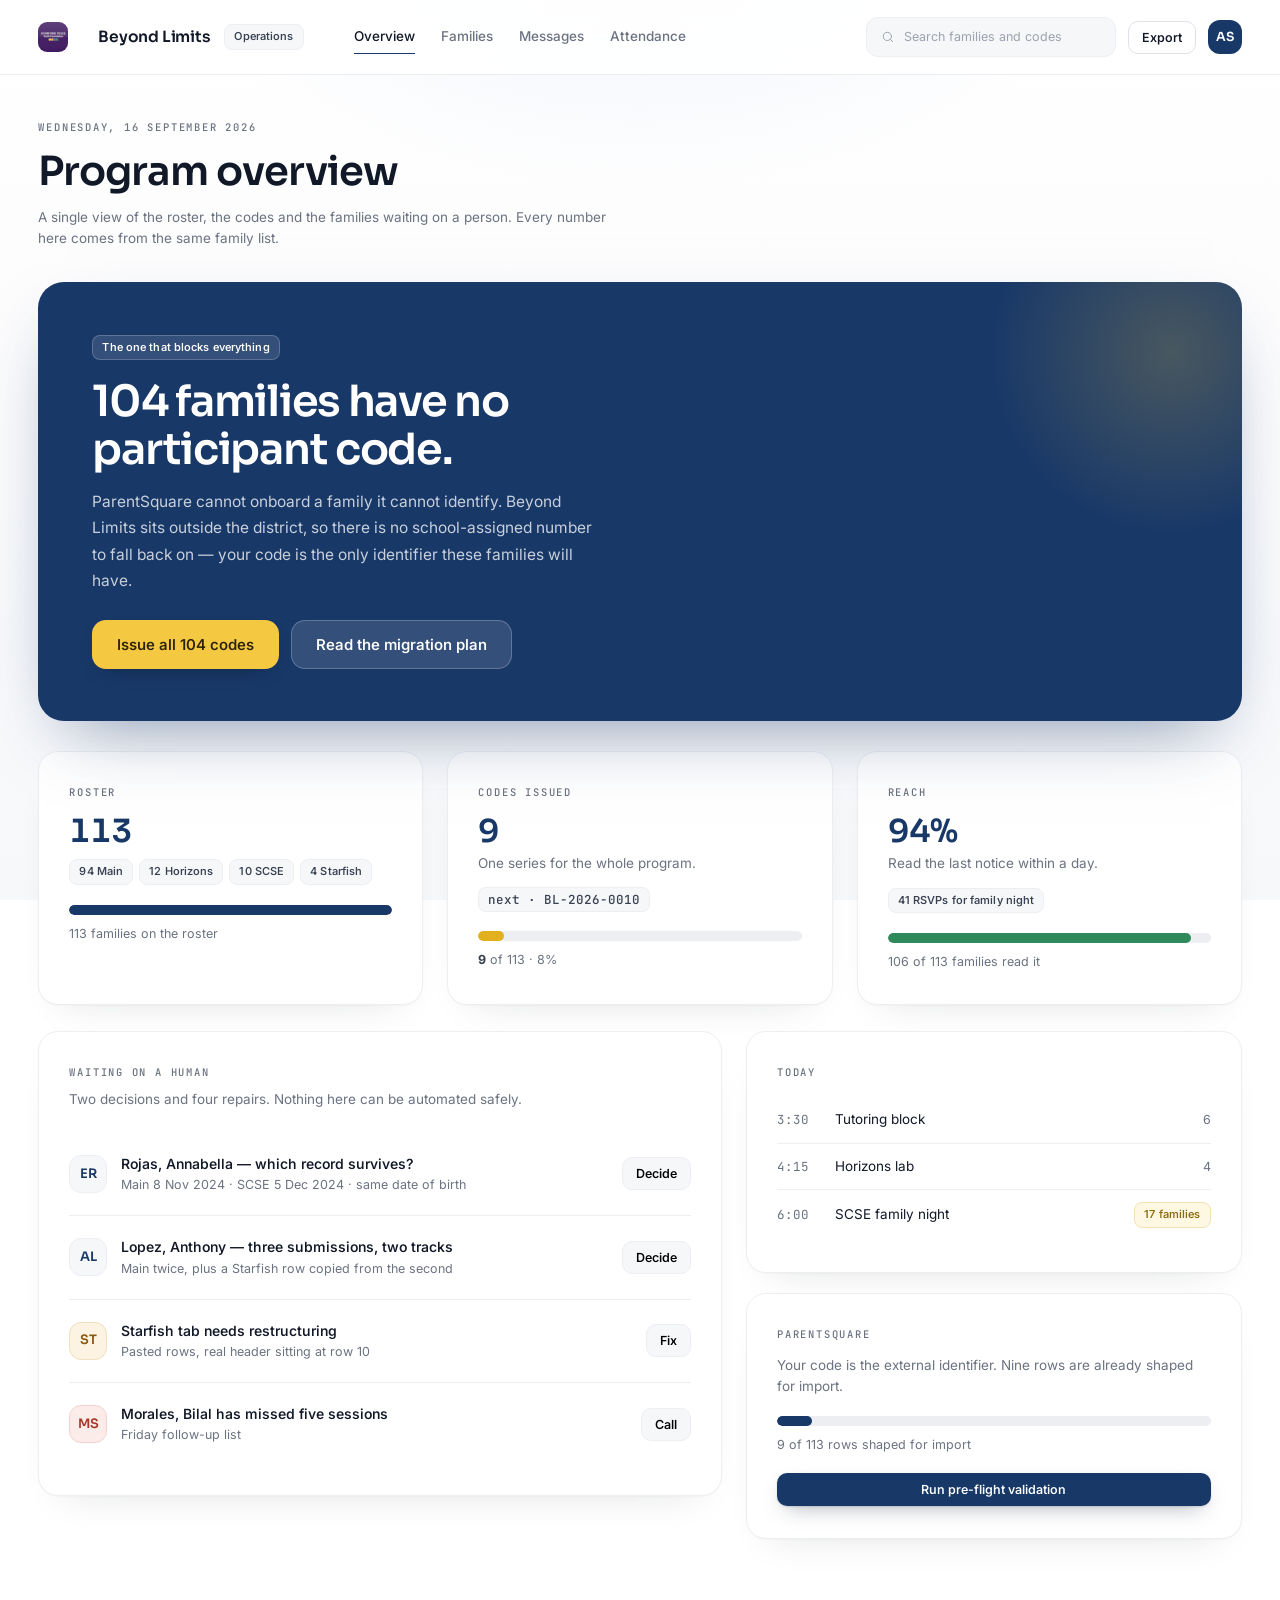
<file: v2-studio.html>
<!DOCTYPE html><html lang="en"><head>
<meta charset="utf-8"><meta name="viewport" content="width=device-width,initial-scale=1">
<title>Beyond Limits — Studio</title>
<link rel="stylesheet" href="dl.css">
<style>
:root{--bg:#FFFFFF;--card:#FFFFFF;--soft:#F6F7F9;--line:#ECEEF2;--line-2:#DEE1E7;--tint:#F6F7F9;
  --ink:#111827;--ink-2:#374151;--ink-3:#6B7280;--ink-4:#9CA3AF;
  --brand:#183868;--accent:#F5C842;--accent-strong:#E2AF1E;--accent-soft:#FEF8E3;--accent-line:#F2E3B4;--accent-ink:#2A2205;--accent-ink2:#8A6A0B}
header.top{position:sticky;top:0;z-index:30;background:rgba(255,255,255,.88);backdrop-filter:blur(12px);border-bottom:1px solid var(--line)}
.tin{display:flex;align-items:center;height:74px;gap:30px}
.tnav{display:flex;gap:26px;font-size:13.5px;font-weight:500;color:var(--ink-3)}
.tnav a{padding:6px 0;border-bottom:1.5px solid transparent}
.tnav a:hover{color:var(--ink)}
.tnav a.on{color:var(--ink);border-color:var(--brand)}
.stage{background:var(--brand);border-radius:26px;padding:52px 54px;color:#fff;position:relative;overflow:hidden;
  box-shadow:0 30px 70px -30px rgba(24,56,104,.55)}
.stage::after{content:"";position:absolute;right:-120px;top:-120px;width:380px;height:380px;border-radius:50%;
  background:radial-gradient(circle,rgba(245,200,66,.22),transparent 68%)}
.stage h1{color:#fff;font-size:clamp(29px,3.4vw,43px);letter-spacing:-.03em;line-height:1.1;margin:18px 0 16px;max-width:17ch}
.stage p{color:rgba(255,255,255,.76);font-size:15.5px;max-width:50ch;line-height:1.7}
.g3{display:grid;grid-template-columns:repeat(3,1fr);gap:24px;margin-top:30px}
@media(max-width:980px){.g3{grid-template-columns:1fr}.two{grid-template-columns:1fr!important}}
.kcard{background:#fff;border:1px solid var(--line);border-radius:20px;padding:32px 30px;box-shadow:0 1px 2px rgba(17,24,39,.03),0 18px 40px -26px rgba(17,24,39,.16)}
.two{display:grid;grid-template-columns:1.38fr 1fr;gap:24px;margin-top:26px;align-items:start}
.li{display:grid;grid-template-columns:1fr auto;gap:22px;padding:20px 0;border-bottom:1px solid var(--line);align-items:center}
.li:last-child{border-bottom:0}
.li:hover .nm{color:var(--brand)}
.nm{transition:color .18s;font-weight:550;font-size:14px}
.av{width:38px;height:38px;border-radius:12px;display:grid;place-items:center;font-family:'Sora';font-weight:600;font-size:13px;
  background:var(--soft);color:var(--brand);border:1px solid var(--line)}
</style></head><body>
<div class="ground g-studio"></div>
<header class="top"><div class="wrap tin">
  <img src="brand/favicon.png" alt="" style="height:30px;width:30px;border-radius:9px" onerror="this.style.display='none'">
  <span style="font-family:'Sora';font-weight:600;font-size:15.5px;letter-spacing:-.015em">Beyond Limits</span>
  <span class="chip" style="margin-left:-16px">Operations</span>
  <nav class="tnav" style="margin-left:20px"><a class="on" href="#">Overview</a><a href="#">Families</a><a href="#">Messages</a><a href="#">Attendance</a></nav>
  <div class="spacer row" style="gap:12px">
    <div class="row" style="gap:9px;background:var(--soft);border:1px solid var(--line);border-radius:12px;padding:9px 14px;min-width:250px">
      <svg class="ic ic-sm" viewBox="0 0 24 24" style="stroke:var(--ink-4)"><circle cx="11" cy="11" r="7"/><path d="M20 20l-3.5-3.5"/></svg>
      <span class="txs" style="color:var(--ink-4)">Search families and codes</span></div>
    <button class="btn btn-ghost btn-sm">Export</button>
    <div style="width:34px;height:34px;border-radius:12px;background:var(--brand);color:#fff;display:grid;place-items:center;font-family:'Sora';font-size:12.5px;font-weight:600">AS</div>
  </div>
</div></header>

<div class="wrap" style="padding:44px 0 80px">
  <div class="eyebrow rise">Wednesday, 16 September 2026</div>
  <h1 class="rise" style="font-size:clamp(28px,3.2vw,40px);margin:14px 0 12px">Program overview</h1>
  <p class="tsm rise" style="color:var(--ink-3);max-width:64ch">A single view of the roster, the codes and the families waiting on a person. Every number here comes from the same family list.</p>

  <section class="stage rise" style="margin-top:32px">
    <div style="position:relative;z-index:2">
      <span class="chip" style="background:rgba(255,255,255,.12);border-color:rgba(255,255,255,.2);color:#fff">The one that blocks everything</span>
      <h1>104 families have no participant code.</h1>
      <p>ParentSquare cannot onboard a family it cannot identify. Beyond Limits sits outside the district, so there is no school-assigned number to fall back on — your code is the only identifier these families will have.</p>
      <div class="row" style="gap:12px;margin-top:26px">
        <button class="btn btn-accent btn-lg">Issue all 104 codes</button>
        <button class="btn btn-lg" style="background:rgba(255,255,255,.12);color:#fff;border-color:rgba(255,255,255,.22)">Read the migration plan</button>
      </div>
    </div>
  </section>

  <div class="g3">
    <div class="kcard rise"><div class="eyebrow">Roster</div>
      <div class="num num-lg tnum" style="margin:14px 0 6px;color:var(--brand)">113</div>
      <div class="row" style="gap:6px;margin-top:12px;flex-wrap:wrap"><span class="chip">94 Main</span><span class="chip">12 Horizons</span><span class="chip">10 SCSE</span><span class="chip">4 Starfish</span></div>
      <div class="meter thick" style="margin-top:20px"><i data-w="100%"></i></div><div class="row txs muted" style="margin-top:9px"><span>113 families on the roster</span></div></div>
    <div class="kcard rise"><div class="eyebrow">Codes issued</div>
      <div class="num num-lg tnum" style="margin:14px 0 6px;color:var(--brand)">9</div>
      <div class="tsm muted">One series for the whole program.</div><div style="margin-top:12px"><span class="code">next · BL-2026-0010</span></div>
      <div class="meter accent thick" style="margin-top:20px"><i data-w="8%"></i></div><div class="row txs muted" style="margin-top:9px"><span><b style="color:var(--ink-2)">9</b> of 113 &middot; 8%</span></div></div>
    <div class="kcard rise"><div class="eyebrow">Reach</div>
      <div class="num num-lg tnum" style="margin:14px 0 6px;color:var(--brand)">94%</div>
      <div class="tsm muted">Read the last notice within a day.</div><div style="margin-top:12px"><span class="chip">41 RSVPs for family night</span></div>
      <div class="meter green thick" style="margin-top:20px"><i data-w="94%"></i></div><div class="row txs muted" style="margin-top:9px"><span>106 of 113 families read it</span></div></div>
  </div>

  <div class="two">
    <section class="kcard rise" style="padding:0">
      <div style="padding:32px 30px 22px"><div class="eyebrow">Waiting on a human</div>
        <div class="tsm muted" style="margin-top:8px">Two decisions and four repairs. Nothing here can be automated safely.</div></div>
      <div style="padding:0 30px 30px">
        <div class="li"><div class="row" style="gap:14px"><span class="av">ER</span><div><div class="nm">Rojas, Annabella — which record survives?</div><div class="txs muted">Main 8 Nov 2024 · SCSE 5 Dec 2024 · same date of birth</div></div></div><button class="btn btn-sm" style="background:var(--soft);border-color:var(--line)">Decide</button></div>
        <div class="li"><div class="row" style="gap:14px"><span class="av">AL</span><div><div class="nm">Lopez, Anthony — three submissions, two tracks</div><div class="txs muted">Main twice, plus a Starfish row copied from the second</div></div></div><button class="btn btn-sm" style="background:var(--soft);border-color:var(--line)">Decide</button></div>
        <div class="li"><div class="row" style="gap:14px"><span class="av" style="background:#FDF3E2;color:#8A5A12;border-color:#F2DFBB">ST</span><div><div class="nm">Starfish tab needs restructuring</div><div class="txs muted">Pasted rows, real header sitting at row 10</div></div></div><button class="btn btn-sm" style="background:var(--soft);border-color:var(--line)">Fix</button></div>
        <div class="li"><div class="row" style="gap:14px"><span class="av" style="background:#FBECEA;color:#A6382B;border-color:#F3D2CD">MS</span><div><div class="nm">Morales, Bilal has missed five sessions</div><div class="txs muted">Friday follow-up list</div></div></div><button class="btn btn-sm" style="background:var(--soft);border-color:var(--line)">Call</button></div>
      </div>
    </section>

    <div class="col" style="gap:20px">
      <section class="kcard rise"><div class="eyebrow">Today</div>
        <div style="margin-top:16px">
          <div class="row" style="padding:12px 0;border-bottom:1px solid var(--line)"><span class="mono txs" style="color:var(--ink-3);width:46px">3:30</span><div style="flex:1;font-size:13.5px">Tutoring block</div><span class="txs muted">6</span></div>
          <div class="row" style="padding:12px 0;border-bottom:1px solid var(--line)"><span class="mono txs" style="color:var(--ink-3);width:46px">4:15</span><div style="flex:1;font-size:13.5px">Horizons lab</div><span class="txs muted">4</span></div>
          <div class="row" style="padding:12px 0"><span class="mono txs" style="color:var(--ink-3);width:46px">6:00</span><div style="flex:1;font-size:13.5px">SCSE family night</div><span class="chip chip-accent">17 families</span></div>
        </div></section>
      <section class="kcard rise"><div class="eyebrow">ParentSquare</div>
        <div class="tsm muted" style="margin-top:12px">Your code is the external identifier. Nine rows are already shaped for import.</div>
        <div class="meter thick" style="margin-top:18px"><i data-w="8%"></i></div><div class="row txs muted" style="margin-top:9px"><span>9 of 113 rows shaped for import</span></div>
        <button class="btn btn-primary btn-sm" style="width:100%;justify-content:center;margin-top:18px">Run pre-flight validation</button></section>
    </div>
  </div>
</div>
<script>
setTimeout(()=>{document.querySelectorAll('.meter > i').forEach((el,i)=>{const w=el.dataset.w;setTimeout(()=>{el.style.width=w;},i*130);});},240);
const io=new IntersectionObserver(es=>es.forEach(e=>{if(e.isIntersecting){e.target.classList.add('in');io.unobserve(e.target);}}),{threshold:.04});
document.querySelectorAll('.rise').forEach((el,i)=>{el.style.transitionDelay=(i*55)+'ms';io.observe(el);});
setTimeout(()=>document.querySelectorAll('.rise:not(.in)').forEach(e=>e.classList.add('in')),1400);
</script></body></html>
</file>
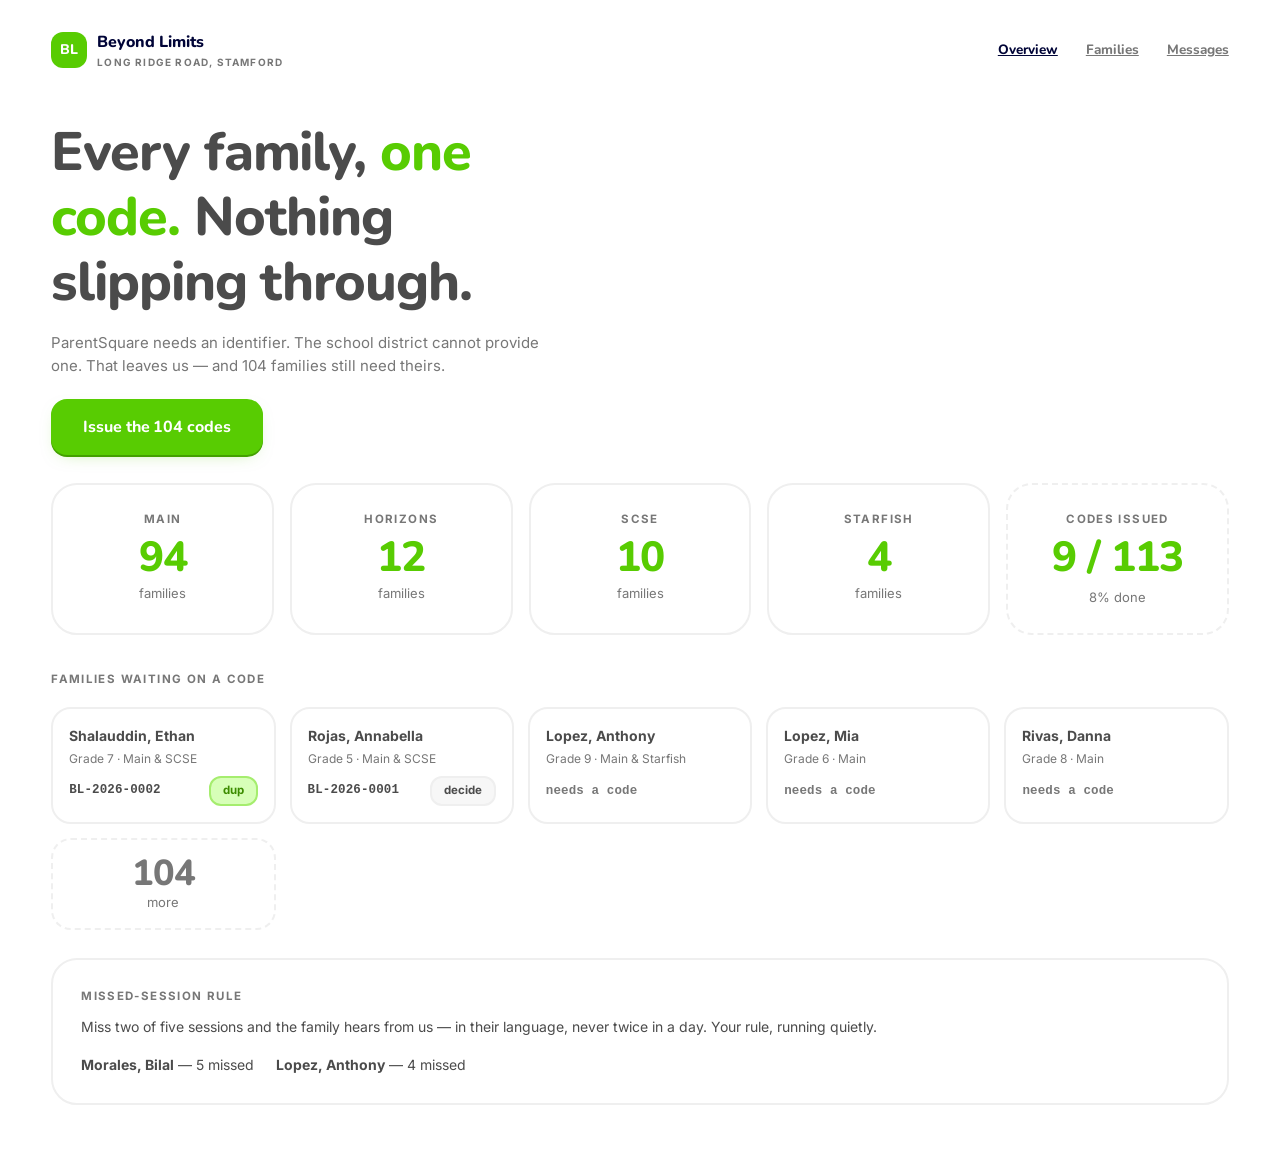
<file: v3-atelier.html>
<!DOCTYPE html><html lang="en"><head><meta charset="utf-8"><meta name="viewport" content="width=device-width,initial-scale=1">
<title>Beyond Limits — Atelier · Duolingo design system</title>
<link href="https://fonts.googleapis.com/css2?family=Nunito:wght@600..800&family=Inter:wght@400..600&display=swap" rel="stylesheet">
<style>
:root{--green:#58cc02;--green2:#a5ed6e;--greenwash:#d7ffb8;--ink:#000437;--ink2:#4b4b4b;--ink3:#777;
  --bg:#fff;--card:#fff;--soft:#f7f7f7;--line:#e5e5e5;--hair:#efefef;--r:18px;--rr:26px}
*{box-sizing:border-box}body{margin:0;font-family:'Inter',system-ui,sans-serif;font-size:16px;line-height:1.55;color:var(--ink2);background:var(--bg);-webkit-font-smoothing:antialiased}
h1,h2,h3{margin:0;font-family:'Nunito',system-ui,sans-serif;font-weight:800;letter-spacing:-.02em;line-height:1.2}
h1{font-size:clamp(34px,4.6vw,54px)}h2{font-size:clamp(22px,2.4vw,32px)}
.wrap{width:min(1280px,92vw);margin:0 auto}
.card{background:var(--card);border:2px solid var(--hair);border-radius:var(--rr);padding:28px;transition:border-color .15s}
.card:hover{border-color:var(--green2)}
.eyebrow{font-family:'Inter',sans-serif;font-size:11.5px;font-weight:700;letter-spacing:.12em;text-transform:uppercase;color:var(--ink3)}
.row{display:flex;align-items:center;gap:14px}.spacer{margin-left:auto}
.btn{font-family:'Nunito',sans-serif;font-weight:750;font-size:15px;padding:14px 26px;border-radius:16px;border:0;cursor:pointer;transition:.12s;letter-spacing:-.005em}
.btn-solid{background:var(--green);color:#fff;box-shadow:0 2px 0 #43a000,0 6px 18px -10px rgba(88,204,2,.5)}.btn-solid:active{transform:translateY(2px);box-shadow:none}
.btn-soft{background:var(--greenwash);color:#3c8c00}
.mono{font-family:ui-monospace,monospace;font-size:12.5px;font-weight:600;letter-spacing:.01em}
.chip{font-size:11.5px;font-weight:700;padding:4px 12px;border-radius:12px;background:var(--soft);border:2px solid var(--hair);white-space:nowrap}
.chip-g{background:var(--greenwash);border-color:var(--green2);color:#3c8c00}
.num{font-family:'Nunito',sans-serif;font-weight:800;letter-spacing:-.025em;line-height:1}
.trackgrid{display:grid;grid-template-columns:repeat(5,1fr);gap:16px;margin-top:28px}
.track{background:var(--card);border:2px solid var(--hair);border-radius:var(--rr);padding:26px 22px;text-align:center}
.track .n{font-size:42px;color:var(--green);margin:8px 0 4px}
.famgrid{display:grid;grid-template-columns:repeat(auto-fill,minmax(200px,1fr));gap:14px}
.fam{background:var(--card);border:2px solid var(--hair);border-radius:20px;padding:16px}
@media(max-width:1000px){.trackgrid{grid-template-columns:repeat(2,1fr)}}
</style></head><body>
<div class="wrap" style="padding:30px 0 70px">
  <header class="row">
    <div class="row" style="gap:10px"><div style="width:36px;height:36px;border-radius:12px;background:var(--green);color:#fff;display:grid;place-items:center;font-family:'Nunito';font-weight:800;font-size:14px">BL</div>
      <div><div style="font-family:'Nunito';font-weight:800;font-size:16px;color:var(--ink)">Beyond Limits</div><div class="eyebrow" style="font-size:10px;color:var(--ink3)">Long Ridge Road, Stamford</div></div></div>
    <nav class="row spacer" style="gap:28px">
      <a href="#" style="font-family:'Nunito';font-weight:750;font-size:13.5px;color:var(--ink)">Overview</a>
      <a href="#" style="font-family:'Nunito';font-weight:750;font-size:13.5px;color:var(--ink3)">Families</a>
      <a href="#" style="font-family:'Nunito';font-weight:750;font-size:13.5px;color:var(--ink3)">Messages</a></nav>
  </header>

  <div style="margin-top:50px">
    <h1 style="max-width:16ch">Every family, <span style="color:var(--green)">one code.</span> Nothing slipping through.</h1>
    <p style="font-size:15px;color:var(--ink3);max-width:55ch;margin:16px 0 22px">ParentSquare needs an identifier. The school district cannot provide one. That leaves us — and 104 families still need theirs.</p>
    <button class="btn btn-solid" style="padding:17px 32px;font-size:16px">Issue the 104 codes</button>
  </div>

  <div class="trackgrid">
    <div class="track"><div class="eyebrow">Main</div><div class="n num">94</div><div style="font-size:13px;color:var(--ink3)">families</div></div>
    <div class="track"><div class="eyebrow">Horizons</div><div class="n num">12</div><div style="font-size:13px;color:var(--ink3)">families</div></div>
    <div class="track"><div class="eyebrow">SCSE</div><div class="n num">10</div><div style="font-size:13px;color:var(--ink3)">families</div></div>
    <div class="track"><div class="eyebrow">Starfish</div><div class="n num">4</div><div style="font-size:13px;color:var(--ink3)">families</div></div>
    <div class="track" style="border-style:dashed;display:grid;place-items:center"><div class="eyebrow">Codes issued</div><div class="n num">9 / 113</div><div style="font-size:13px;color:var(--ink3);margin-top:4px">8% done</div></div>
  </div>

  <div style="margin-top:36px"><div class="eyebrow" style="margin-bottom:18px">Families waiting on a code</div>
    <div class="famgrid">
      <div class="fam"><div style="font-weight:700;font-size:14px">Shalauddin, Ethan</div><div style="font-size:12px;color:var(--ink3);margin:3px 0 8px">Grade 7 · Main &amp; SCSE</div><div class="row"><span class="mono">BL-2026-0002</span><span class="chip chip-g spacer">dup</span></div></div>
      <div class="fam"><div style="font-weight:700;font-size:14px">Rojas, Annabella</div><div style="font-size:12px;color:var(--ink3);margin:3px 0 8px">Grade 5 · Main &amp; SCSE</div><div class="row"><span class="mono">BL-2026-0001</span><span class="chip spacer">decide</span></div></div>
      <div class="fam"><div style="font-weight:700;font-size:14px">Lopez, Anthony</div><div style="font-size:12px;color:var(--ink3);margin:3px 0 8px">Grade 9 · Main &amp; Starfish</div><span class="mono" style="color:var(--ink3)">needs a code</span></div>
      <div class="fam"><div style="font-weight:700;font-size:14px">Lopez, Mia</div><div style="font-size:12px;color:var(--ink3);margin:3px 0 8px">Grade 6 · Main</div><span class="mono" style="color:var(--ink3)">needs a code</span></div>
      <div class="fam"><div style="font-weight:700;font-size:14px">Rivas, Danna</div><div style="font-size:12px;color:var(--ink3);margin:3px 0 8px">Grade 8 · Main</div><span class="mono" style="color:var(--ink3)">needs a code</span></div>
      <div class="fam" style="border-style:dashed;display:grid;place-items:center"><div class="num" style="font-size:36px;color:var(--ink3)">104</div><div style="font-size:13px;color:var(--ink3)">more</div></div>
    </div></div>
  <div class="card" style="margin-top:28px"><div class="eyebrow">Missed-session rule</div>
    <div style="font-size:14px;color:var(--ink2);margin-top:10px">Miss two of five sessions and the family hears from us — in their language, never twice in a day. Your rule, running quietly.</div>
    <div class="row" style="margin-top:16px;gap:22px"><div style="font-size:14px"><span style="font-weight:700">Morales, Bilal</span> — 5 missed</div><div style="font-size:14px"><span style="font-weight:700">Lopez, Anthony</span> — 4 missed</div></div></div>
</div>
</body></html>
</file>
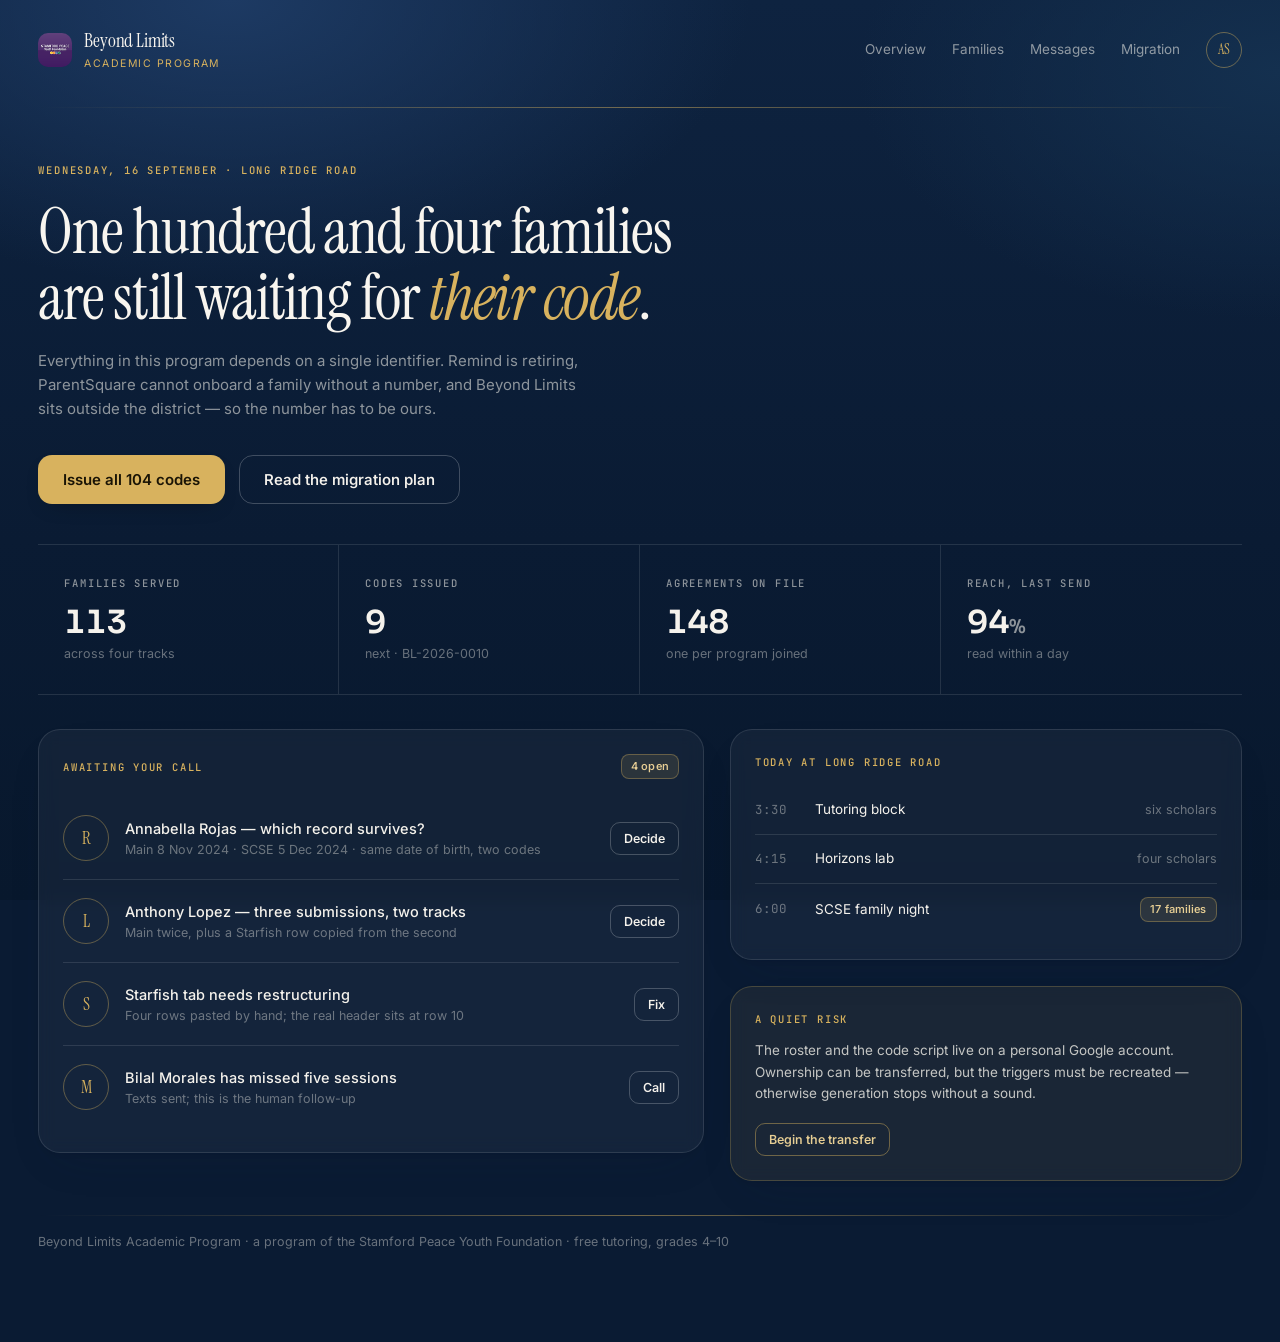
<file: v4-nocturne.html>
<!DOCTYPE html><html lang="en"><head>
<meta charset="utf-8"><meta name="viewport" content="width=device-width,initial-scale=1">
<title>Beyond Limits — Nocturne</title>
<link rel="stylesheet" href="dl.css">
<style>
:root{--bg:#0A1B33;--card:rgba(255,255,255,.045);--soft:rgba(255,255,255,.06);--line:rgba(255,255,255,.11);--line-2:rgba(255,255,255,.2);--tint:rgba(255,255,255,.05);
  --ink:#F5F2EC;--ink-2:rgba(245,242,236,.78);--ink-3:rgba(245,242,236,.56);--ink-4:rgba(245,242,236,.4);
  --brand:#F5F2EC;--accent:#D8B25E;--accent-strong:#D8B25E;--accent-soft:rgba(216,178,94,.14);--accent-line:rgba(216,178,94,.36);--accent-ink:#1A1405;--accent-ink2:#E7CE94}
.card{backdrop-filter:blur(8px)}
.hi{font-family:'Instrument Serif',serif;font-weight:400;font-size:clamp(38px,5vw,64px);line-height:1.03;letter-spacing:-.02em;color:#F8F5EF}
.hi em{font-style:italic;color:#D8B25E}
.gold{color:#D8B25E}
.hairline{height:1px;background:linear-gradient(90deg,transparent,rgba(216,178,94,.5),transparent);border:0}
.band{display:grid;grid-template-columns:repeat(4,1fr);border-top:1px solid var(--line);border-bottom:1px solid var(--line);margin-top:40px}
.band > div{padding:30px 26px;border-right:1px solid var(--line)}
.band > div:last-child{border-right:0}
@media(max-width:1000px){.band{grid-template-columns:1fr 1fr}.band>div:nth-child(2){border-right:0}.duo{grid-template-columns:1fr!important}}
.duo{display:grid;grid-template-columns:1.3fr 1fr;gap:26px;margin-top:34px;align-items:start}
.serif{font-family:'Instrument Serif',serif}
.li{display:grid;grid-template-columns:1fr auto;gap:18px;padding:18px 0;border-bottom:1px solid var(--line);align-items:center}
.li:last-child{border-bottom:0}
.rune{width:46px;height:46px;border-radius:50%;border:1px solid rgba(216,178,94,.4);display:grid;place-items:center;font-family:'Instrument Serif';font-size:17px;color:#D8B25E;flex:none}
</style></head><body>
<div class="ground g-nocturne"></div>
<div class="wrap" style="padding:26px 0 90px">
  <header class="row">
    <img src="brand/favicon.png" alt="" style="height:34px;width:34px;border-radius:10px" onerror="this.style.display='none'">
    <div><div class="serif" style="font-size:19px;color:#F8F5EF">Beyond Limits</div><div class="txs gold" style="letter-spacing:.14em;font-size:10.5px">ACADEMIC PROGRAM</div></div>
    <nav class="spacer row" style="gap:26px">
      <a class="tsm" style="color:var(--ink-3)" href="#">Overview</a><a class="tsm" style="color:var(--ink-3)" href="#">Families</a>
      <a class="tsm" style="color:var(--ink-3)" href="#">Messages</a><a class="tsm" style="color:var(--ink-3)" href="#">Migration</a>
      <div class="serif" style="width:36px;height:36px;border-radius:50%;border:1px solid rgba(216,178,94,.45);display:grid;place-items:center;font-size:14px;color:#D8B25E">AS</div>
    </nav>
  </header>

  <hr class="hairline" style="margin-top:34px">

  <section class="rise" style="margin-top:54px;max-width:900px">
    <div class="eyebrow gold">Wednesday, 16 September · Long Ridge Road</div>
    <h1 class="hi" style="margin:20px 0 18px">One hundred and four families<br>are still waiting for <em>their code</em>.</h1>
    <p class="tsm" style="color:var(--ink-3);max-width:62ch;font-size:15px">Everything in this program depends on a single identifier. Remind is retiring, ParentSquare cannot onboard a family without a number, and Beyond Limits sits outside the district — so the number has to be ours.</p>
    <div class="row" style="gap:14px;margin-top:34px">
      <button class="btn btn-accent btn-lg" style="font-weight:600">Issue all 104 codes</button>
      <button class="btn btn-lg" style="background:transparent;border-color:rgba(255,255,255,.22);color:#F5F2EC">Read the migration plan</button>
    </div>
  </section>

  <div class="band rise">
    <div><div class="eyebrow">Families served</div><div class="num num-lg tnum" style="margin-top:14px">113</div><div class="txs" style="color:var(--ink-4);margin-top:6px">across four tracks</div></div>
    <div><div class="eyebrow">Codes issued</div><div class="num num-lg tnum" style="margin-top:14px">9</div><div class="txs" style="color:var(--ink-4);margin-top:6px">next · BL-2026-0010</div></div>
    <div><div class="eyebrow">Agreements on file</div><div class="num num-lg tnum" style="margin-top:14px">148</div><div class="txs" style="color:var(--ink-4);margin-top:6px">one per program joined</div></div>
    <div><div class="eyebrow">Reach, last send</div><div class="num num-lg tnum" style="margin-top:14px">94<span style="font-size:19px;color:var(--ink-3)">%</span></div><div class="txs" style="color:var(--ink-4);margin-top:6px">read within a day</div></div>
  </div>

  <div class="duo">
    <section class="card pad rise" style="border-radius:22px">
      <div class="row"><div class="eyebrow gold">Awaiting your call</div><span class="chip spacer" style="background:rgba(216,178,94,.12);border-color:rgba(216,178,94,.34);color:#E7CE94">4 open</span></div>
      <div style="margin-top:18px">
        <div class="li"><div class="row" style="gap:16px"><span class="rune">R</span><div><div style="font-weight:500;font-size:14.5px;color:#F5F2EC">Annabella Rojas — which record survives?</div><div class="txs" style="color:var(--ink-4)">Main 8 Nov 2024 · SCSE 5 Dec 2024 · same date of birth, two codes</div></div></div><button class="btn btn-sm" style="background:transparent;border-color:rgba(255,255,255,.22);color:#F5F2EC">Decide</button></div>
        <div class="li"><div class="row" style="gap:16px"><span class="rune">L</span><div><div style="font-weight:500;font-size:14.5px;color:#F5F2EC">Anthony Lopez — three submissions, two tracks</div><div class="txs" style="color:var(--ink-4)">Main twice, plus a Starfish row copied from the second</div></div></div><button class="btn btn-sm" style="background:transparent;border-color:rgba(255,255,255,.22);color:#F5F2EC">Decide</button></div>
        <div class="li"><div class="row" style="gap:16px"><span class="rune">S</span><div><div style="font-weight:500;font-size:14.5px;color:#F5F2EC">Starfish tab needs restructuring</div><div class="txs" style="color:var(--ink-4)">Four rows pasted by hand; the real header sits at row 10</div></div></div><button class="btn btn-sm" style="background:transparent;border-color:rgba(255,255,255,.22);color:#F5F2EC">Fix</button></div>
        <div class="li"><div class="row" style="gap:16px"><span class="rune">M</span><div><div style="font-weight:500;font-size:14.5px;color:#F5F2EC">Bilal Morales has missed five sessions</div><div class="txs" style="color:var(--ink-4)">Texts sent; this is the human follow-up</div></div></div><button class="btn btn-sm" style="background:transparent;border-color:rgba(255,255,255,.22);color:#F5F2EC">Call</button></div>
      </div>
    </section>

    <div class="col" style="gap:26px">
      <section class="card pad rise" style="border-radius:22px">
        <div class="eyebrow gold">Today at Long Ridge Road</div>
        <div style="margin-top:16px">
          <div class="row" style="padding:13px 0;border-bottom:1px solid var(--line)"><span class="mono txs" style="color:var(--ink-4);width:48px">3:30</span><span style="flex:1;font-size:13.5px">Tutoring block</span><span class="txs" style="color:var(--ink-4)">six scholars</span></div>
          <div class="row" style="padding:13px 0;border-bottom:1px solid var(--line)"><span class="mono txs" style="color:var(--ink-4);width:48px">4:15</span><span style="flex:1;font-size:13.5px">Horizons lab</span><span class="txs" style="color:var(--ink-4)">four scholars</span></div>
          <div class="row" style="padding:13px 0"><span class="mono txs" style="color:var(--ink-4);width:48px">6:00</span><span style="flex:1;font-size:13.5px">SCSE family night</span><span class="chip" style="background:rgba(216,178,94,.12);border-color:rgba(216,178,94,.34);color:#E7CE94">17 families</span></div>
        </div>
      </section>
      <section class="card pad rise" style="border-radius:22px;background:rgba(216,178,94,.08);border-color:rgba(216,178,94,.24)">
        <div class="eyebrow gold">A quiet risk</div>
        <div class="tsm" style="color:var(--ink-2);margin-top:12px">The roster and the code script live on a personal Google account. Ownership can be transferred, but the triggers must be recreated — otherwise generation stops without a sound.</div>
        <button class="btn btn-sm" style="margin-top:18px;background:transparent;border-color:rgba(216,178,94,.45);color:#E7CE94">Begin the transfer</button>
      </section>
    </div>
  </div>
  <div style="margin-top:34px" class="rise"><hr class="hairline"><div class="txs" style="color:var(--ink-4);margin-top:16px">Beyond Limits Academic Program · a program of the Stamford Peace Youth Foundation · free tutoring, grades 4–10</div></div>
</div>
<script>
const io=new IntersectionObserver(es=>es.forEach(e=>{if(e.isIntersecting){e.target.classList.add('in');io.unobserve(e.target);}}),{threshold:.04});
document.querySelectorAll('.rise').forEach((el,i)=>{el.style.transitionDelay=(i*70)+'ms';io.observe(el);});
setTimeout(()=>document.querySelectorAll('.rise:not(.in)').forEach(e=>e.classList.add('in')),1400);
</script></body></html>
</file>
<file: dl.css>
@import url('https://fonts.googleapis.com/css2?family=Sora:wght@300..700&family=Inter:wght@300..700&family=Instrument+Serif:ital@0;1&family=JetBrains+Mono:wght@400..600&display=swap');
*,*::before,*::after{box-sizing:border-box}
html{-webkit-text-size-adjust:100%}
body{margin:0;font-family:'Inter',system-ui,sans-serif;font-size:15px;line-height:1.6;color:var(--ink);
  background:var(--bg);-webkit-font-smoothing:antialiased;text-rendering:optimizeLegibility}
h1,h2,h3,h4{margin:0;font-family:'Sora',system-ui,sans-serif;font-weight:600;letter-spacing:-.025em;line-height:1.12;color:var(--ink)}
.serif{font-family:'Instrument Serif',Georgia,serif;font-weight:400;letter-spacing:-.01em}
.mono{font-family:'JetBrains Mono',ui-monospace,monospace;font-variant-ligatures:none}
a{color:inherit;text-decoration:none}
p{margin:0}
.eyebrow{font-family:'JetBrains Mono',monospace;font-size:10.5px;letter-spacing:.17em;text-transform:uppercase;font-weight:500;color:var(--ink-3)}
.muted{color:var(--ink-3)}.muted2{color:var(--ink-4)}
.txs{font-size:12.5px;line-height:1.6}.tsm{font-size:13.5px;line-height:1.6}
.row{display:flex;align-items:center;gap:12px}.col{display:flex;flex-direction:column}
.spacer{margin-left:auto}
.tnum{font-variant-numeric:tabular-nums}
.wrap{width:min(1420px,94vw);margin-inline:auto}

/* ---------------------------------------------------------------- surfaces */
.card{background:var(--card);border:1px solid var(--line);border-radius:20px;
  box-shadow:0 1px 2px rgba(20,32,54,.05),0 2px 6px rgba(20,32,54,.04),0 18px 44px -22px rgba(20,32,54,.22);transition:box-shadow .3s ease,transform .3s ease,border-color .3s ease}
.card.lift:hover{transform:translateY(-3px);box-shadow:0 2px 4px rgba(20,32,54,.05),0 26px 60px -22px rgba(20,32,54,.26);border-color:var(--line-2);transition-duration:.18s}
.card.pad{padding:24px}
.card.tint{background:var(--tint);border-color:transparent}
.soft{background:var(--soft);border:1px solid var(--line);border-radius:16px}
.rule{height:1px;background:var(--line);border:0;margin:0}
.inset{background:var(--soft);border-radius:16px;padding:16px}

/* ------------------------------------------------------------------ buttons */
.btn{display:inline-flex;align-items:center;justify-content:center;gap:8px;font-family:'Inter',sans-serif;font-weight:560;font-size:13.5px;
  padding:11px 18px;border-radius:12px;border:1px solid transparent;cursor:pointer;transition:.18s cubic-bezier(.2,.8,.25,1);white-space:nowrap}
.btn:active{transform:translateY(1px) scale(.99)}
.btn-primary{background:var(--brand);color:#fff;box-shadow:0 1px 2px rgba(20,32,54,.14),0 8px 22px -10px rgba(20,32,54,.5)}
.btn-primary:hover{filter:brightness(1.08);transform:translateY(-1px)}
.btn-accent{background:var(--accent);color:var(--accent-ink);box-shadow:0 8px 22px -12px var(--accent-shadow,rgba(0,0,0,.4))}
.btn-accent:hover{filter:brightness(1.05);transform:translateY(-1px)}
.btn-ghost{background:var(--card);border-color:var(--line-2);color:var(--ink)}
.btn-ghost:hover{border-color:var(--ink-3);background:#fff}
.btn-quiet{background:transparent;border-color:transparent;color:var(--ink-3);padding:9px 12px}
.btn-quiet:hover{background:var(--soft);color:var(--ink)}
.btn-sm{padding:8px 13px;font-size:12.5px;border-radius:10px}
.btn-lg{padding:14px 24px;font-size:15px;border-radius:14px}
.ic{width:17px;height:17px;flex:none;stroke:currentColor;fill:none;stroke-width:1.7;stroke-linecap:round;stroke-linejoin:round}
.ic-sm{width:14px;height:14px}.ic-lg{width:21px;height:21px}

/* -------------------------------------------------------------------- chips */
.chip{display:inline-flex;align-items:center;gap:6px;font-size:11px;font-weight:550;letter-spacing:.01em;padding:3px 9px;border-radius:8px;
  background:var(--soft);border:1px solid var(--line);color:var(--ink-2);white-space:nowrap}
.chip-accent{background:var(--accent-soft);border-color:var(--accent-line);color:var(--accent-ink2)}
.chip-green{background:#EAF5EE;border-color:#CFE5D6;color:#1E6B45}
.chip-amber{background:#FDF3E2;border-color:#F2DFBB;color:#8A5A12}
.chip-red{background:#FBECEA;border-color:#F3D2CD;color:#A6382B}
.chip-blue{background:#EDF2FA;border-color:#D6E1F2;color:#274B7E}
.dot{width:6.5px;height:6.5px;border-radius:50%;background:currentColor;flex:none}
.dot.live{animation:breathe 2.6s ease-in-out infinite}
@keyframes breathe{0%,100%{opacity:1;transform:scale(1)}50%{opacity:.45;transform:scale(.82)}}

/* ------------------------------------------------------------------- tokens */
.code{font-family:'JetBrains Mono',monospace;font-size:12.5px;font-weight:500;padding:3px 9px;border-radius:8px;
  background:var(--soft);border:1px solid var(--line);color:var(--ink-2)}
.code.none{background:#FDF3E2;border-color:#F2DFBB;color:#8A5A12}
.num{font-family:'Sora',sans-serif;font-weight:600;letter-spacing:-.03em;line-height:1}
.num-xl{font-size:44px}.num-lg{font-size:32px}.num-md{font-size:24px}

/* -------------------------------------------------------------------- meter */
.meter{height:6px;border-radius:100px;background:var(--line);overflow:hidden}
.meter>i{display:block;height:100%;border-radius:100px;background:var(--brand);width:0;transition:width 1.4s cubic-bezier(.2,.85,.25,1)}
.meter.accent>i{background:var(--accent-strong)}
.meter.green>i{background:#2E8A5B}
.meter.thick{height:10px;border-radius:100px}

/* ------------------------------------------------------------------- tables */
.tbl{width:100%;border-collapse:collapse;font-size:13.5px}
.tbl th{text-align:left;font-family:'JetBrains Mono',monospace;font-size:10px;letter-spacing:.15em;text-transform:uppercase;
  color:var(--ink-4);font-weight:500;padding:0 16px 12px;border-bottom:1px solid var(--line)}
.tbl td{padding:15px 16px;border-bottom:1px solid var(--line);vertical-align:middle}
.tbl tbody tr{transition:background .16s}.tbl tbody tr:hover{background:var(--soft)}
.tbl tbody tr:last-child td{border-bottom:0}

/* ------------------------------------------------------------------- reveal */
.rise{opacity:0;transform:translateY(12px)}
.rise.in{opacity:1;transform:none;transition:opacity .6s cubic-bezier(.2,.8,.25,1),transform .6s cubic-bezier(.2,.8,.25,1)}
@media (prefers-reduced-motion:reduce){*{animation:none!important;transition-duration:.01ms!important}}

/* ---- calm, light grounds (no dark wallpapers any more) ---- */
.ground{position:fixed;inset:0;z-index:-1;pointer-events:none}
.g-paper{background:
  radial-gradient(90% 60% at 8% -10%, #FFF6E2 0%, transparent 58%),
  radial-gradient(70% 50% at 102% 0%, #EAF1FA 0%, transparent 55%),
  linear-gradient(180deg,#FBF8F2 0%,#F7F3EC 100%)}
.g-studio{background:
  radial-gradient(60% 44% at 50% -6%, #EEF3FB 0%, transparent 60%),
  linear-gradient(180deg,#FFFFFF 0%,#F7F8FA 100%)}
.g-atelier{background:
  radial-gradient(46% 38% at 12% 6%, #FBEFE8 0%, transparent 60%),
  radial-gradient(44% 36% at 88% 2%, #EAF3EC 0%, transparent 58%),
  radial-gradient(50% 40% at 60% 100%, #F1EEFA 0%, transparent 62%),
  linear-gradient(180deg,#FDFBF7 0%,#F8F5EF 100%)}
.g-nocturne{background:
  radial-gradient(70% 55% at 18% 0%, #1D3A63 0%, transparent 58%),
  radial-gradient(60% 50% at 100% 8%, #14304F 0%, transparent 55%),
  linear-gradient(180deg,#0E2340 0%,#0A1B33 60%,#08182D 100%)}
</file>
